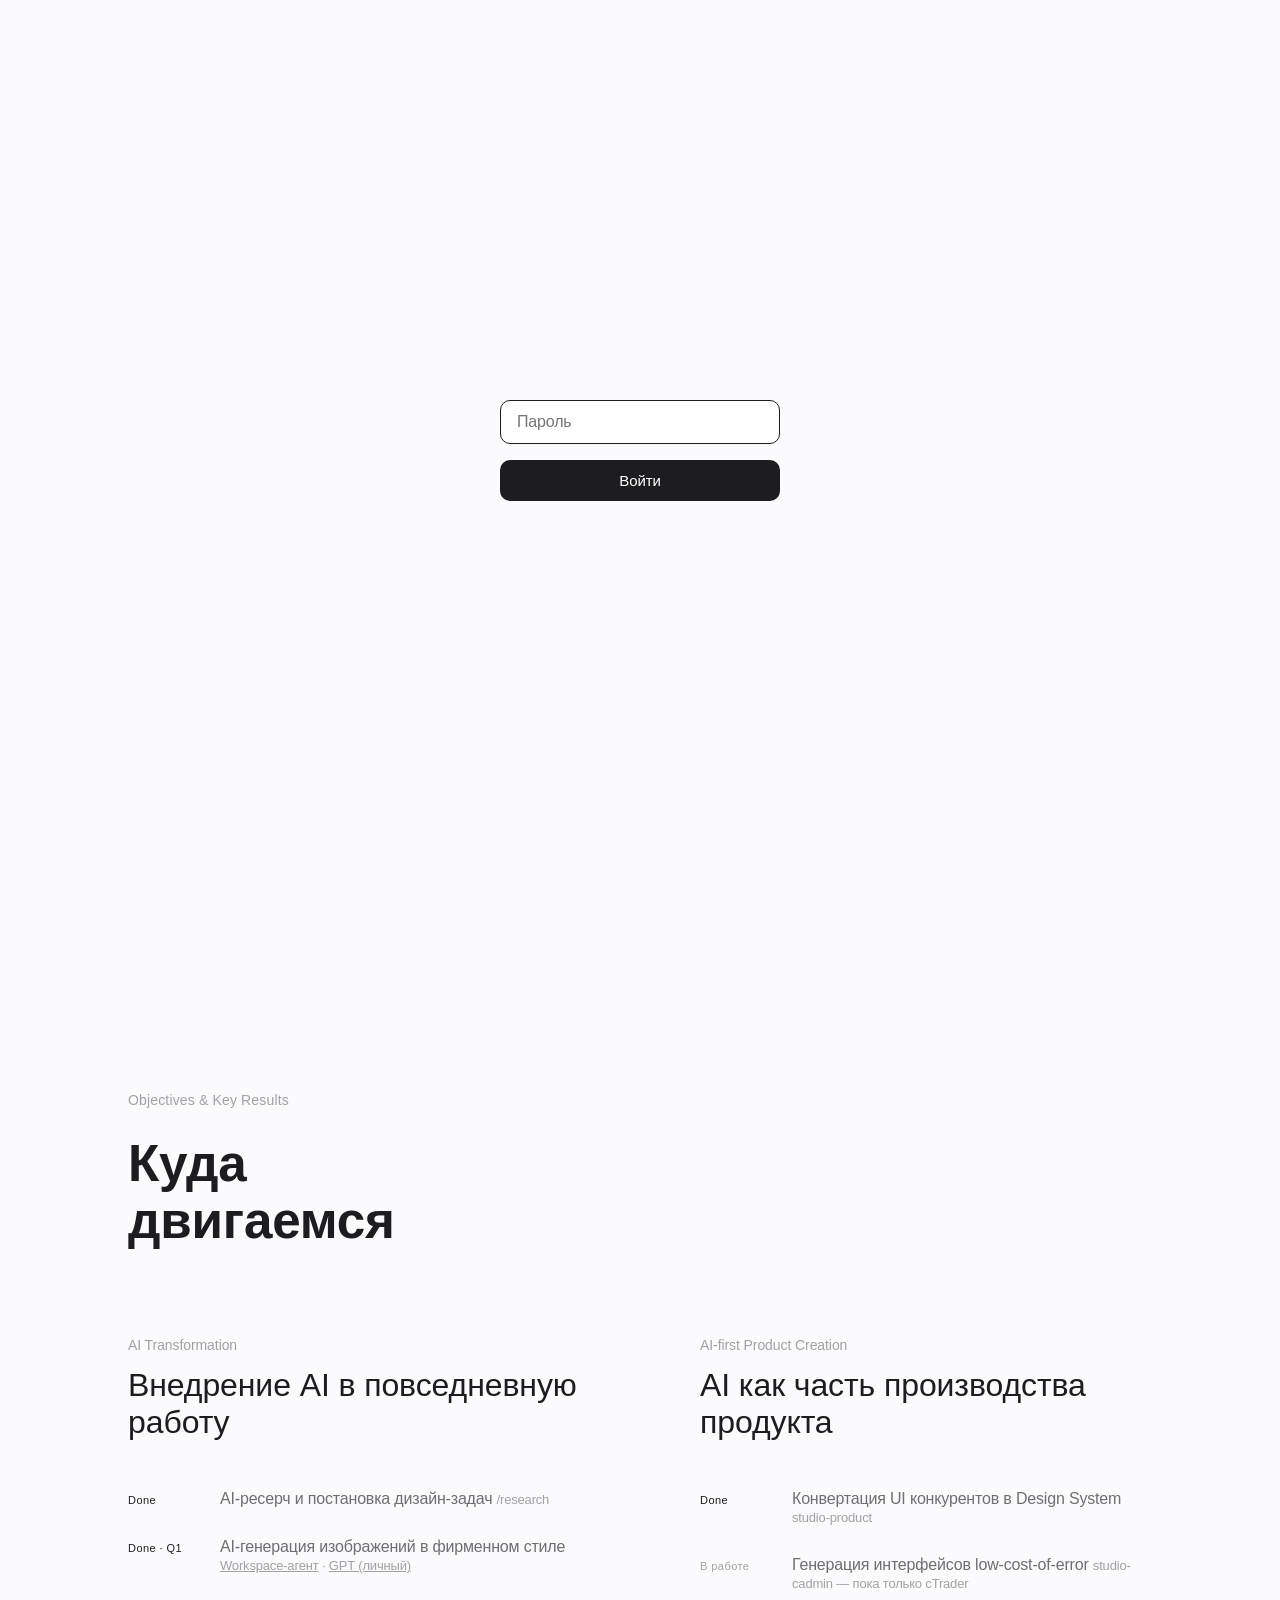
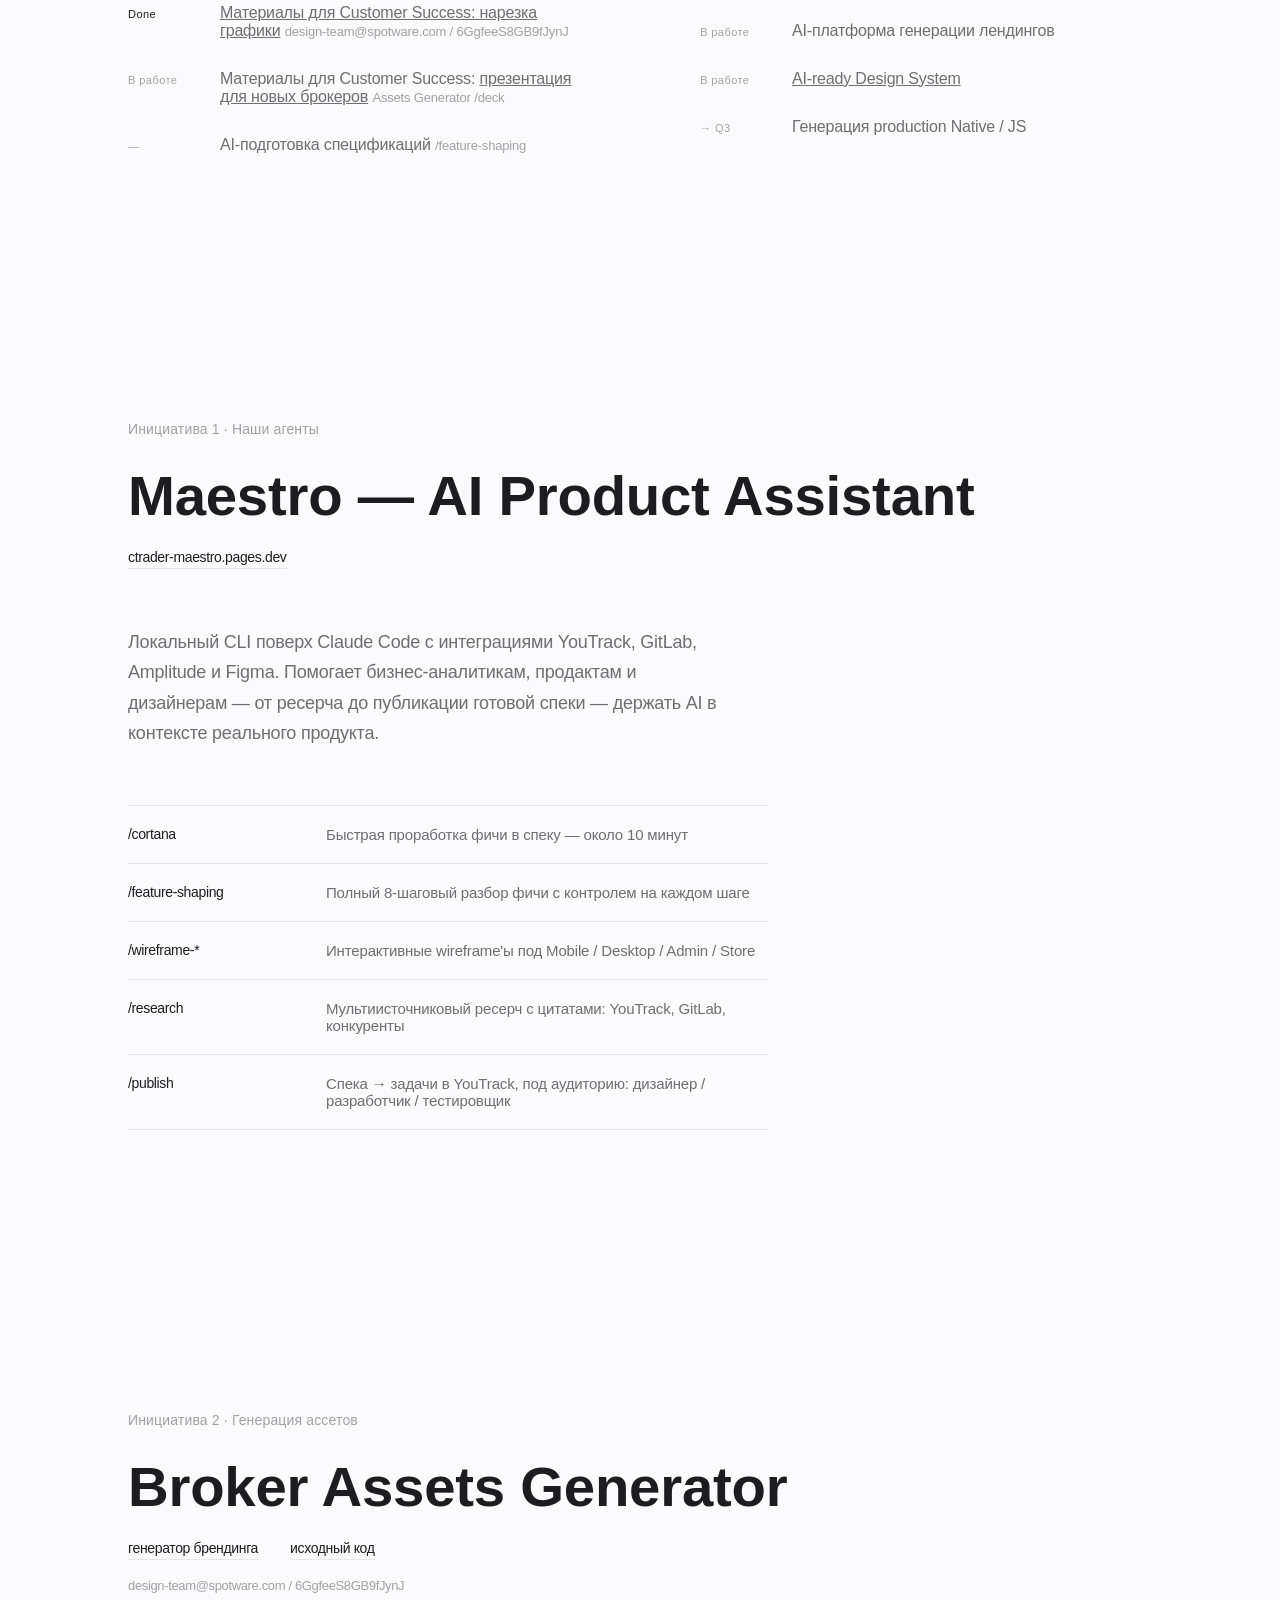
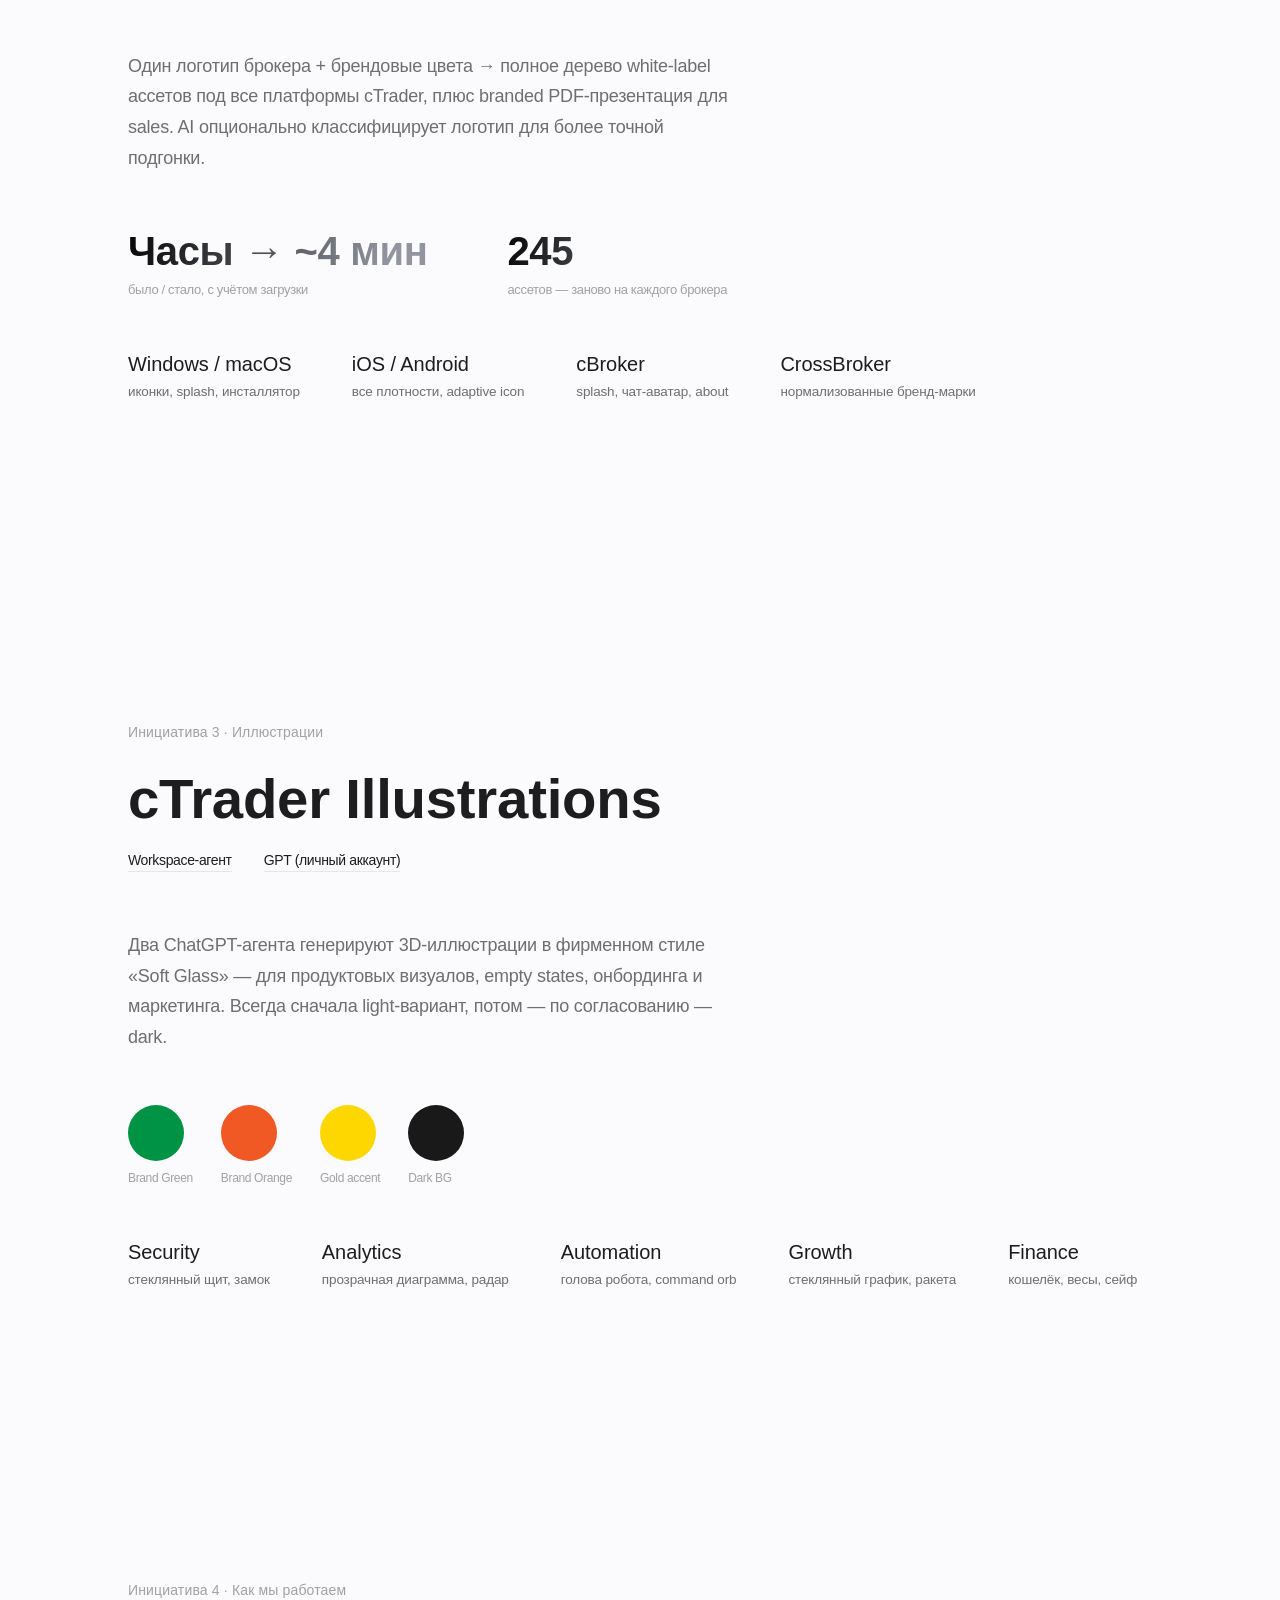
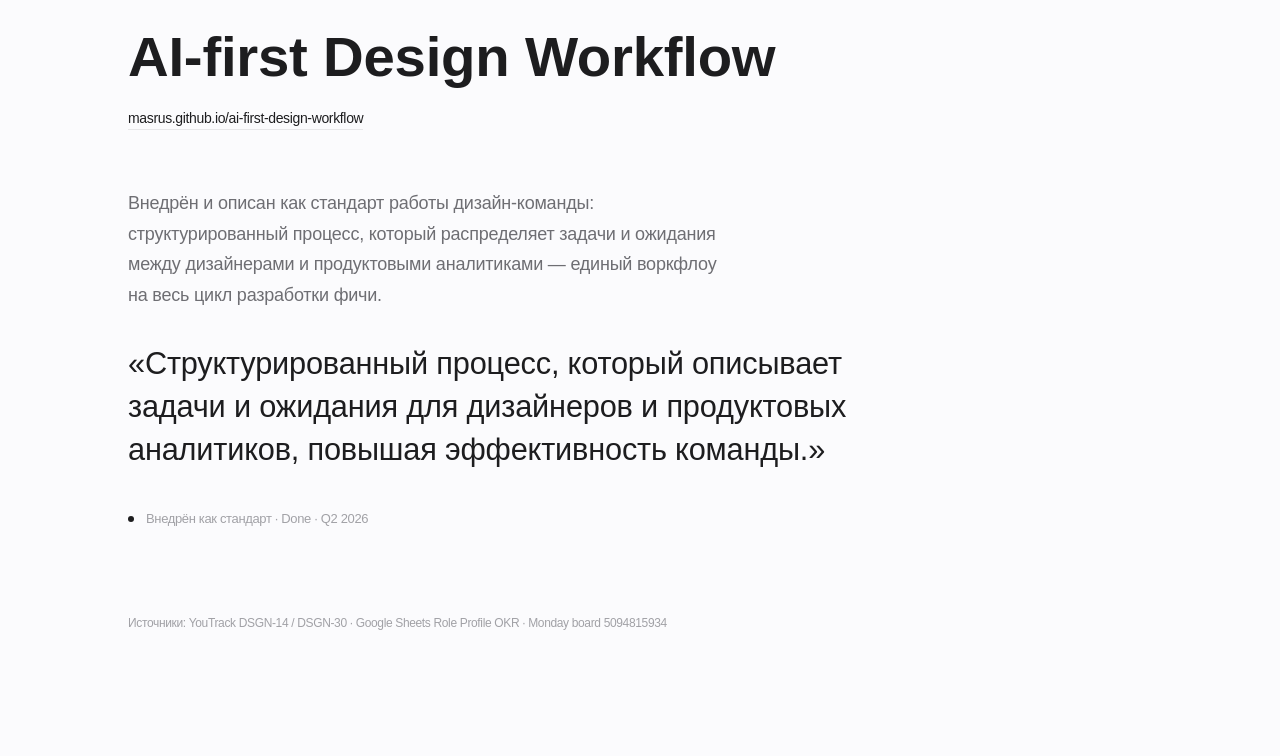
<file: index.html>
<!DOCTYPE html>
<html lang="ru">
<head>
<meta charset="UTF-8">
<meta name="viewport" content="width=device-width, initial-scale=1.0">
<title>AI в Design Team — Spotware</title>
<link rel="preconnect" href="https://fonts.googleapis.com">
<meta name="color-scheme" content="light">
<style>
  :root{
    --bg:#fbfbfd;
    --text:#1d1d1f;
    --text-dim:#6e6e73;
    --text-faint:#a1a1a6;
    --hair: rgba(0,0,0,0.08);
    --accent:#009345;
  }
  *{box-sizing:border-box; margin:0; padding:0;}
  html{scroll-behavior:smooth;}
  body{
    background:var(--bg);
    color:var(--text);
    font-family:-apple-system, BlinkMacSystemFont, 'SF Pro Text', 'Helvetica Neue', Helvetica, Arial, sans-serif;
    font-weight:400;
    letter-spacing:-0.022em;
  }
  section{
    min-height:100vh;
    width:100%;
    padding:14vh 10vw;
    display:flex;
    flex-direction:column;
    justify-content:center;
  }

  .navdots{
    position:fixed; right:34px; top:50%; transform:translateY(-50%);
    display:flex; flex-direction:column; gap:20px; z-index:50;
  }
  .navdots a{
    width:6px; height:6px; border-radius:50%;
    background:rgba(0,0,0,0.15);
    display:block; transition: all .4s ease;
  }
  .navdots a.active{ background:var(--text); transform:scale(1.6); }

  .eyebrow{
    font-weight:500;
    font-size:14px;
    letter-spacing:0.011em;
    color:var(--text-faint);
    margin-bottom:28px;
  }

  h1, h2, .serif{ font-family:-apple-system, BlinkMacSystemFont, 'SF Pro Display', 'Helvetica Neue', Helvetica, Arial, sans-serif; }

  /* ---------- HERO ---------- */
  #hero h1{
    font-weight:600; font-size:clamp(46px, 6.2vw, 104px);
    line-height:1.07;
    letter-spacing:-0.005em;
    max-width:15ch;
    background:linear-gradient(102deg, #000 -3.4%, #9295A0 86.63%);
    -webkit-background-clip:text;
    background-clip:text;
    -webkit-text-fill-color:transparent;
    color:transparent;
  }
  #hero p.lede{
    font-size:20px; font-weight:400; letter-spacing:-0.012em;
    color:var(--text-dim);
    max-width:560px;
    margin-top:36px;
    line-height:1.65;
  }
  .hero-stats{ display:flex; gap:72px; margin-top:100px; flex-wrap:wrap; }
  .hero-stat .num{
    font-size:56px; font-weight:600;
    background:linear-gradient(102deg, #000 -3.4%, #9295A0 86.63%);
    -webkit-background-clip:text; background-clip:text;
    -webkit-text-fill-color:transparent; color:transparent;
  }
  .hero-stat .lbl{ font-size:13px; color:var(--text-faint); margin-top:10px; max-width:16ch; line-height:1.4; }

  h2.section-title{
    font-weight:600; font-size:clamp(34px,4vw,58px);
    letter-spacing:-0.004em; line-height:1.1;
    color:var(--text);
    max-width:14ch;
  }

  /* ---------- OKR ---------- */
  .okr-block{ margin-top:88px; }
  .okr-pair{ display:flex; gap:120px; flex-wrap:wrap; }
  .okr-col{ flex:1; min-width:280px; }
  .okr-col .okr-label{ font-size:14px; color:var(--text-faint); letter-spacing:-0.006em; margin-bottom:14px; }
  .okr-col h3{ font-weight:500; font-size:32px; letter-spacing:-0.003em; line-height:1.15; margin-bottom:34px; }
  .kr-line{ padding:15px 0; font-size:16px; font-weight:400; letter-spacing:-0.011em; color:var(--text-dim); display:flex; gap:14px; align-items:baseline; }
  .kr-line .mark{ font-size:11px; color:var(--text-faint); min-width:78px; letter-spacing:0.04em; }
  .kr-line.done .mark{ color:var(--text); }
  .kr-line a{ color:inherit; }
  .kr-line .skill{ color:var(--text-faint); font-size:13px; }

  /* ---------- PRODUCT SECTIONS ---------- */
  .product-head{ margin-bottom:30px; }
  .product-head h2{ font-weight:600; font-size:clamp(36px,4.4vw,60px); letter-spacing:-0.004em; line-height:1.1; }
  .product-links{ margin-top:22px; display:flex; gap:32px; flex-wrap:wrap; }
  .product-links a{ font-size:14px; color:var(--text); text-decoration:none; border-bottom:1px solid var(--hair); padding-bottom:3px; }
  .product-links a:hover{ border-color:var(--text); }
  .product-desc{ max-width:600px; color:var(--text-dim); font-size:18px; font-weight:400; letter-spacing:-0.012em; line-height:1.7; margin-top:28px; }
  .creds{ margin-top:18px; font-size:13px; color:var(--text-faint); }

  .simple-list{ margin-top:56px; max-width:640px; }
  .simple-list .row{ padding:20px 0; border-top:1px solid var(--hair); display:flex; gap:28px; }
  .simple-list .row:last-child{ border-bottom:1px solid var(--hair); }
  .simple-list .k{ font-size:14px; color:var(--text); min-width:170px; }
  .simple-list .v{ font-size:15px; color:var(--text-dim); font-weight:400; letter-spacing:-0.011em; }

  .stat-row{ display:flex; gap:80px; margin-top:56px; flex-wrap:wrap; }
  .stat-row .s{ }
  .stat-row .s .n{
    font-size:40px; font-weight:600;
    background:linear-gradient(102deg, #000 -3.4%, #9295A0 86.63%);
    -webkit-background-clip:text; background-clip:text;
    -webkit-text-fill-color:transparent; color:transparent;
  }
  .stat-row .s .l{ font-size:13px; color:var(--text-faint); margin-top:8px; }

  .plain-grid{ display:flex; gap:52px; margin-top:56px; flex-wrap:wrap; }
  .plain-grid .item{ max-width:200px; }
  .plain-grid .item b{ display:block; font-size:20px; font-weight:500; letter-spacing:-0.003em; margin-bottom:6px; }
  .plain-grid .item span{ font-size:13.5px; color:var(--text-dim); font-weight:400; letter-spacing:-0.01em; }

  .palette-row{ display:flex; gap:28px; margin-top:52px; flex-wrap:wrap; }
  .swatch .fill{ width:56px; height:56px; border-radius:50%; }
  .swatch .lbl{ font-size:12px; color:var(--text-faint); margin-top:10px; }

  #workflow .quote{
    font-weight:400; letter-spacing:-0.006em;
    font-size:clamp(24px,2.4vw,32px); color:var(--text); max-width:740px; line-height:1.4; margin-top:32px;
  }
  .status-line{ display:flex; align-items:center; gap:12px; margin-top:40px; font-size:13px; color:var(--text-faint); }
  .status-line .dot{ width:6px; height:6px; border-radius:50%; background:var(--text); }

  #roadmap .rm-list{ margin-top:52px; max-width:640px; }
  .rm-item{ padding:18px 0; border-top:1px solid var(--hair); font-size:16px; font-weight:400; letter-spacing:-0.011em; color:var(--text-dim); }
  .rm-item:last-child{ border-bottom:1px solid var(--hair); }
  .rm-item a{ color:inherit; }

  .footer-note{ margin-top:90px; font-size:12px; color:var(--text-faint); }

  .reveal{ opacity:0; transform:translateY(14px); transition:opacity .8s ease, transform .8s ease; }
  .reveal.in{ opacity:1; transform:translateY(0); }

  /* ---------- PASSWORD GATE ---------- */
  #gate{
    position:fixed; inset:0; background:var(--bg); z-index:1000;
    display:flex; align-items:center; justify-content:center;
  }
  #gate form{ display:flex; flex-direction:column; gap:16px; width:280px; }
  #gate input{
    font-family:inherit; font-size:16px; letter-spacing:-0.011em;
    padding:12px 16px; border:1px solid var(--hair); border-radius:10px;
    background:#fff; color:var(--text); outline:none;
  }
  #gate input:focus{ border-color:var(--text); }
  #gate button{
    font-family:inherit; font-size:15px; font-weight:500; letter-spacing:-0.006em;
    padding:12px 16px; border:none; border-radius:10px;
    background:var(--text); color:#fff; cursor:pointer;
  }
  #gate .err{ font-size:13px; color:#c0392b; letter-spacing:-0.01em; display:none; }

  /* ---------- VIEW TOGGLE ---------- */
  .view-toggle{
    position:fixed; top:24px; left:50%; transform:translateX(-50%);
    z-index:100; display:flex; gap:2px;
    background:rgba(255,255,255,0.7); backdrop-filter:blur(20px);
    border:1px solid var(--hair); border-radius:100px; padding:4px;
  }
  .view-toggle button{
    font-family:inherit; font-size:13px; font-weight:500; letter-spacing:-0.006em;
    padding:7px 18px; border-radius:100px; border:none; background:transparent;
    color:var(--text-faint); cursor:pointer; transition:all .25s ease;
  }
  .view-toggle button.active{ background:var(--text); color:#fff; }

  #view-projects{ display:none; }
  #view-projects section{ min-height:auto; padding:16vh 10vw 10vh; }
  .proj-list{ max-width:820px; }
  .proj-item{ padding:32px 0; border-top:1px solid var(--hair); }
  .proj-item:last-child{ border-bottom:1px solid var(--hair); }
  .proj-status{ font-size:12px; color:var(--text-faint); letter-spacing:0.01em; margin-bottom:8px; }
  .proj-name{ font-size:23px; font-weight:600; letter-spacing:-0.004em; }
  .proj-name a{ color:var(--text); text-decoration:none; border-bottom:1px solid var(--hair); }
  .proj-name a:hover{ border-color:var(--text); }
  .proj-desc{ font-size:15px; color:var(--text-dim); letter-spacing:-0.011em; margin-top:8px; max-width:600px; line-height:1.55; }
  .proj-tag{ font-size:13px; color:var(--text); margin-top:12px; padding:8px 12px; background:var(--hair); border-radius:8px; display:inline-block; }
  .proj-tag a{ color:var(--text); text-decoration:underline; text-decoration-color:var(--text-faint); }
</style>
</head>
<body>

<div id="gate">
  <form id="gate-form">
    <input type="password" id="gate-input" placeholder="Пароль" autocomplete="off" autofocus>
    <div class="err" id="gate-err">Неверный пароль</div>
    <button type="submit">Войти</button>
  </form>
</div>

<div class="view-toggle">
  <button id="btn-landing" class="active">Лендинг</button>
  <button id="btn-projects">Проекты</button>
</div>

<div id="view-landing">
<div class="navdots" id="navdots">
  <a href="#hero" class="active"></a>
  <a href="#okr"></a>
  <a href="#maestro"></a>
  <a href="#assets"></a>
  <a href="#illustr"></a>
  <a href="#workflow"></a>
</div>

<section id="hero">
  <div class="eyebrow reveal">Design Team · Q2 2026</div>
  <h1 class="reveal">AI, который мы сделали и настроили</h1>
  <p class="lede reveal">Два OKR, четыре работающих инициативы и понятный роадмап того, что дальше — обзор того, где AI уже часть повседневного пайплайна дизайн-команды cTrader, а не эксперимент.</p>
  <div class="hero-stats reveal">
    <div class="hero-stat"><div class="num">4</div><div class="lbl">инициативы работают</div></div>
    <div class="hero-stat"><div class="num">4 / 11</div><div class="lbl">key results выполнено</div></div>
    <div class="hero-stat"><div class="num">245</div><div class="lbl">ассетов — на каждого нового брокера, автоматически</div></div>
  </div>
</section>

<section id="okr">
  <div class="eyebrow reveal">Objectives &amp; Key Results</div>
  <h2 class="section-title reveal">Куда двигаемся</h2>
  <div class="okr-block reveal">
    <div class="okr-pair">
      <div class="okr-col">
        <div class="okr-label">AI Transformation</div>
        <h3>Внедрение AI в повседневную работу</h3>
        <div class="kr-line done"><div class="mark">Done</div><div>AI-ресерч и постановка дизайн-задач <span class="skill">/research</span></div></div>
        <div class="kr-line done"><div class="mark">Done · Q1</div><div>AI-генерация изображений в фирменном стиле <span class="skill"><a href="https://chatgpt.com/agents/a/agt_69faf78b0b4481919b91fc494cc7032d" target="_blank" style="color:inherit;">Workspace-агент</a> · <a href="https://chatgpt.com/g/g-69f2fef054088191be660b04f8998dbb-sw-art-director" target="_blank" style="color:inherit;">GPT (личный)</a></span></div></div>
        <div class="kr-line done"><div class="mark">Done</div><div><a href="https://assets-generator-prod.swdesign.workers.dev/login" target="_blank">Материалы для Customer Success: нарезка графики</a> <span class="skill">design-team@spotware.com / 6GgfeeS8GB9fJynJ</span></div></div>
        <div class="kr-line"><div class="mark">В работе</div><div>Материалы для Customer Success: <a href="https://assets-generator-prod.swdesign.workers.dev/login" target="_blank">презентация для новых брокеров</a> <span class="skill">Assets Generator /deck</span></div></div>
        <div class="kr-line"><div class="mark">—</div><div>AI-подготовка спецификаций <span class="skill">/feature-shaping</span></div></div>
      </div>
      <div class="okr-col">
        <div class="okr-label">AI-first Product Creation</div>
        <h3>AI как часть производства продукта</h3>
        <div class="kr-line done"><div class="mark">Done</div><div>Конвертация UI конкурентов в Design System <span class="skill">studio-product</span></div></div>
        <div class="kr-line"><div class="mark">В работе</div><div>Генерация интерфейсов low-cost-of-error <span class="skill">studio-cadmin — пока только cTrader</span></div></div>
        <div class="kr-line"><div class="mark">В работе</div><div>AI-платформа генерации лендингов</div></div>
        <div class="kr-line"><div class="mark">В работе</div><div><a href="https://ctdsgn.pages.dev/#/figma-make" target="_blank">AI-ready Design System</a></div></div>
        <div class="kr-line"><div class="mark">→ Q3</div><div>Генерация production Native / JS</div></div>
      </div>
    </div>
  </div>
</section>

<section id="maestro">
  <div class="eyebrow reveal">Инициатива 1 · Наши агенты</div>
  <div class="product-head reveal">
    <h2>Maestro — AI Product Assistant</h2>
    <div class="product-links">
      <a href="https://ctrader-maestro.pages.dev/" target="_blank">ctrader-maestro.pages.dev</a>
    </div>
  </div>
  <p class="product-desc reveal">Локальный CLI поверх Claude Code с интеграциями YouTrack, GitLab, Amplitude и Figma. Помогает бизнес-аналитикам, продактам и дизайнерам — от ресерча до публикации готовой спеки — держать AI в контексте реального продукта.</p>
  <div class="simple-list reveal">
    <div class="row"><div class="k">/cortana</div><div class="v">Быстрая проработка фичи в спеку — около 10 минут</div></div>
    <div class="row"><div class="k">/feature-shaping</div><div class="v">Полный 8-шаговый разбор фичи с контролем на каждом шаге</div></div>
    <div class="row"><div class="k">/wireframe-*</div><div class="v">Интерактивные wireframe'ы под Mobile / Desktop / Admin / Store</div></div>
    <div class="row"><div class="k">/research</div><div class="v">Мультиисточниковый ресерч с цитатами: YouTrack, GitLab, конкуренты</div></div>
    <div class="row"><div class="k">/publish</div><div class="v">Спека → задачи в YouTrack, под аудиторию: дизайнер / разработчик / тестировщик</div></div>
  </div>
</section>

<section id="assets">
  <div class="eyebrow reveal">Инициатива 2 · Генерация ассетов</div>
  <div class="product-head reveal">
    <h2>Broker Assets Generator</h2>
    <div class="product-links">
      <a href="https://assets-generator-prod.swdesign.workers.dev/login" target="_blank">генератор брендинга</a>
      <a href="https://gitea.dev.spotwa.re/robukh/assets-generator" target="_blank">исходный код</a>
    </div>
    <div class="creds">design-team@spotware.com / 6GgfeeS8GB9fJynJ</div>
  </div>
  <p class="product-desc reveal">Один логотип брокера + брендовые цвета → полное дерево white-label ассетов под все платформы cTrader, плюс branded PDF-презентация для sales. AI опционально классифицирует логотип для более точной подгонки.</p>
  <div class="stat-row reveal">
    <div class="s"><div class="n">Часы → ~4 мин</div><div class="l">было / стало, с учётом загрузки</div></div>
    <div class="s"><div class="n">245</div><div class="l">ассетов — заново на каждого брокера</div></div>
  </div>
  <div class="plain-grid reveal">
    <div class="item"><b>Windows / macOS</b><span>иконки, splash, инсталлятор</span></div>
    <div class="item"><b>iOS / Android</b><span>все плотности, adaptive icon</span></div>
    <div class="item"><b>cBroker</b><span>splash, чат-аватар, about</span></div>
    <div class="item"><b>CrossBroker</b><span>нормализованные бренд-марки</span></div>
  </div>
</section>

<section id="illustr">
  <div class="eyebrow reveal">Инициатива 3 · Иллюстрации</div>
  <div class="product-head reveal">
    <h2>cTrader Illustrations</h2>
    <div class="product-links">
      <a href="https://chatgpt.com/agents/a/agt_69faf78b0b4481919b91fc494cc7032d" target="_blank">Workspace-агент</a>
      <a href="https://chatgpt.com/g/g-69f2fef054088191be660b04f8998dbb-sw-art-director" target="_blank">GPT (личный аккаунт)</a>
    </div>
  </div>
  <p class="product-desc reveal">Два ChatGPT-агента генерируют 3D-иллюстрации в фирменном стиле «Soft Glass» — для продуктовых визуалов, empty states, онбординга и маркетинга. Всегда сначала light-вариант, потом — по согласованию — dark.</p>
  <div class="palette-row reveal">
    <div class="swatch"><div class="fill" style="background:#009345"></div><div class="lbl">Brand Green</div></div>
    <div class="swatch"><div class="fill" style="background:#f05824"></div><div class="lbl">Brand Orange</div></div>
    <div class="swatch"><div class="fill" style="background:#FFD700"></div><div class="lbl">Gold accent</div></div>
    <div class="swatch"><div class="fill" style="background:#191919"></div><div class="lbl">Dark BG</div></div>
  </div>
  <div class="plain-grid reveal">
    <div class="item"><b>Security</b><span>стеклянный щит, замок</span></div>
    <div class="item"><b>Analytics</b><span>прозрачная диаграмма, радар</span></div>
    <div class="item"><b>Automation</b><span>голова робота, command orb</span></div>
    <div class="item"><b>Growth</b><span>стеклянный график, ракета</span></div>
    <div class="item"><b>Finance</b><span>кошелёк, весы, сейф</span></div>
  </div>
</section>

<section id="workflow">
  <div class="eyebrow reveal">Инициатива 4 · Как мы работаем</div>
  <div class="product-head reveal">
    <h2>AI-first Design Workflow</h2>
    <div class="product-links">
      <a href="https://masrus.github.io/ai-first-design-workflow/" target="_blank">masrus.github.io/ai-first-design-workflow</a>
    </div>
  </div>
  <p class="product-desc reveal">Внедрён и описан как стандарт работы дизайн-команды: структурированный процесс, который распределяет задачи и ожидания между дизайнерами и продуктовыми аналитиками — единый воркфлоу на весь цикл разработки фичи.</p>
  <div class="quote reveal">«Структурированный процесс, который описывает задачи и ожидания для дизайнеров и продуктовых аналитиков, повышая эффективность команды.»</div>
  <div class="status-line reveal"><div class="dot"></div>Внедрён как стандарт · Done · Q2 2026</div>
  <div class="footer-note reveal">Источники: YouTrack DSGN-14 / DSGN-30 · Google Sheets Role Profile OKR · Monday board 5094815934</div>
</section>

</div><!-- /view-landing -->

<div id="view-projects">
<section>
  <div class="eyebrow">Проекты</div>
  <h2 class="section-title" style="margin-bottom:16px;">Все AI-инструменты в одном месте</h2>
  <p class="product-desc" style="margin-top:0;">Список того, что уже работает или в планах — со ссылками и доступами, чтобы не искать заново.</p>

  <div class="proj-list">
    <div class="proj-item">
      <div class="proj-status">Production</div>
      <div class="proj-name"><a href="https://ctrader-maestro.pages.dev/" target="_blank">Maestro — AI Product Assistant</a></div>
      <div class="proj-desc">CLI поверх Claude Code: ресерч → спецификация → wireframe → публикация в YouTrack. Команды: /cortana, /feature-shaping, /wireframe-*, /research, /publish.</div>
    </div>

    <div class="proj-item">
      <div class="proj-status">Production</div>
      <div class="proj-name"><a href="https://assets-generator-prod.swdesign.workers.dev/login" target="_blank">Broker Assets Generator</a></div>
      <div class="proj-desc">Логотип + цвета → 245 white-label ассетов на все платформы cTrader + branded PDF-презентация (/deck) для sales/онбординга новых брокеров.</div>
      <div class="proj-tag">design-team@spotware.com / 6GgfeeS8GB9fJynJ · <a href="https://gitea.dev.spotwa.re/robukh/assets-generator" target="_blank" style="color:inherit;">исходный код</a></div>
    </div>

    <div class="proj-item">
      <div class="proj-status">Production</div>
      <div class="proj-name">cTrader Illustrations</div>
      <div class="proj-desc">Два ChatGPT-агента, генерируют 3D-иллюстрации в стиле «Soft Glass» для продуктовых визуалов, empty states, онбординга.</div>
      <div class="proj-tag"><a href="https://chatgpt.com/agents/a/agt_69faf78b0b4481919b91fc494cc7032d" target="_blank" style="color:inherit;">Workspace-агент</a> · <a href="https://chatgpt.com/g/g-69f2fef054088191be660b04f8998dbb-sw-art-director" target="_blank" style="color:inherit;">GPT (личный аккаунт)</a></div>
    </div>

    <div class="proj-item">
      <div class="proj-status">Внедрён как стандарт</div>
      <div class="proj-name"><a href="https://masrus.github.io/ai-first-design-workflow/" target="_blank">AI-first Design Workflow</a></div>
      <div class="proj-desc">Структурированный процесс, который распределяет задачи и ожидания между дизайнерами и продуктовыми аналитиками на весь цикл разработки фичи.</div>
      <div class="proj-tag"><a href="https://masrus.github.io/ai-first-design-workflow/" target="_blank" style="color:inherit;">masrus.github.io/ai-first-design-workflow</a></div>
    </div>

    <div class="proj-item">
      <div class="proj-status">Done</div>
      <div class="proj-name">studio-product</div>
      <div class="proj-desc">Конвертация UI конкурентов в Spotware Design System с генерацией рабочего фронтенда.</div>
      <div class="proj-tag">/studio-product</div>
    </div>

    <div class="proj-item">
      <div class="proj-status">В работе</div>
      <div class="proj-name">Генерация интерфейсов для cAdmin</div>
      <div class="proj-desc">Генерация интерфейсов для продуктов с низкой стоимостью UX/UI-ошибки. Пока стабильно работает только для одного продукта — cTrader.</div>
      <div class="proj-tag">/studio-cadmin</div>
    </div>

    <div class="proj-item">
      <div class="proj-status">В планах, инструмент ещё не готов</div>
      <div class="proj-name">AI-платформа генерации лендингов</div>
      <div class="proj-desc">Пока без выбранного инструмента.</div>
    </div>

    <div class="proj-item">
      <div class="proj-status">В планах</div>
      <div class="proj-name">AI-генерация production Native / production-ready JS</div>
      <div class="proj-desc">Перенесено на Q3, инструмент ещё не определён.</div>
    </div>
  </div>
</section>
</div><!-- /view-projects -->



<script>
  const revealEls = document.querySelectorAll('.reveal');
  const io = new IntersectionObserver((entries)=>{
    entries.forEach(e=>{ if(e.isIntersecting){ e.target.classList.add('in'); } });
  }, {threshold:0.12});
  revealEls.forEach(el=>io.observe(el));

  const sections = document.querySelectorAll('section[id]');
  const dots = document.querySelectorAll('.navdots a');
  const navObserver = new IntersectionObserver((entries)=>{
    entries.forEach(entry=>{
      if(entry.isIntersecting){
        dots.forEach(d=>d.classList.remove('active'));
        const match = document.querySelector('.navdots a[href="#'+entry.target.id+'"]');
        if(match) match.classList.add('active');
      }
    });
  }, {threshold:0.5});
  sections.forEach(s=>navObserver.observe(s));

  const btnLanding = document.getElementById('btn-landing');
  const btnProjects = document.getElementById('btn-projects');
  const viewLanding = document.getElementById('view-landing');
  const viewProjects = document.getElementById('view-projects');
  const navdots = document.getElementById('navdots');

  btnLanding.addEventListener('click', ()=>{
    viewLanding.style.display = 'block';
    viewProjects.style.display = 'none';
    if(navdots) navdots.style.display = 'flex';
    btnLanding.classList.add('active');
    btnProjects.classList.remove('active');
  });
  btnProjects.addEventListener('click', ()=>{
    viewLanding.style.display = 'none';
    viewProjects.style.display = 'block';
    if(navdots) navdots.style.display = 'none';
    btnProjects.classList.add('active');
    btnLanding.classList.remove('active');
  });

  const gate = document.getElementById('gate');
  const gateForm = document.getElementById('gate-form');
  const gateInput = document.getElementById('gate-input');
  const gateErr = document.getElementById('gate-err');
  const PASSWORD = 'Spotware';

  if(sessionStorage.getItem('gate-ok') === '1'){ gate.style.display = 'none'; }

  gateForm.addEventListener('submit', (e)=>{
    e.preventDefault();
    if(gateInput.value === PASSWORD){
      sessionStorage.setItem('gate-ok', '1');
      gate.style.display = 'none';
    } else {
      gateErr.style.display = 'block';
      gateInput.value = '';
    }
  });
</script>

</body>
</html>
</file>
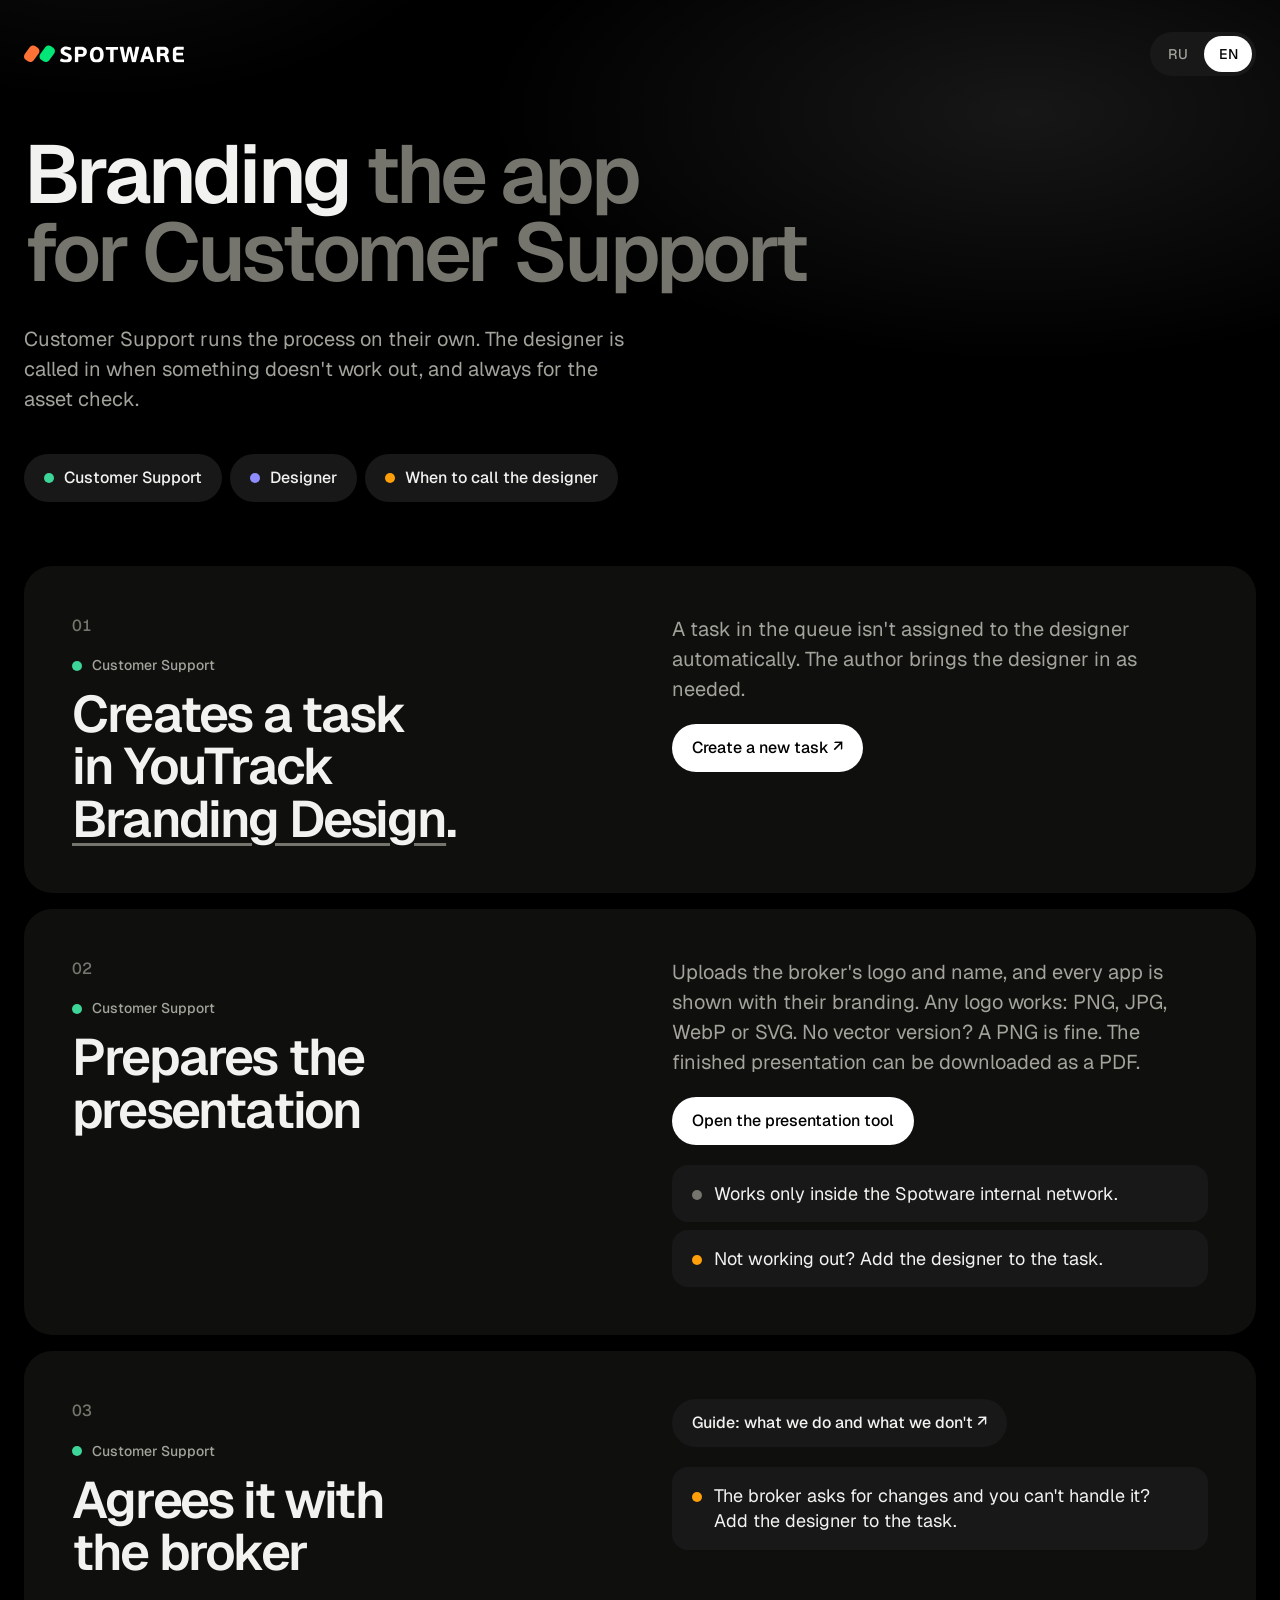
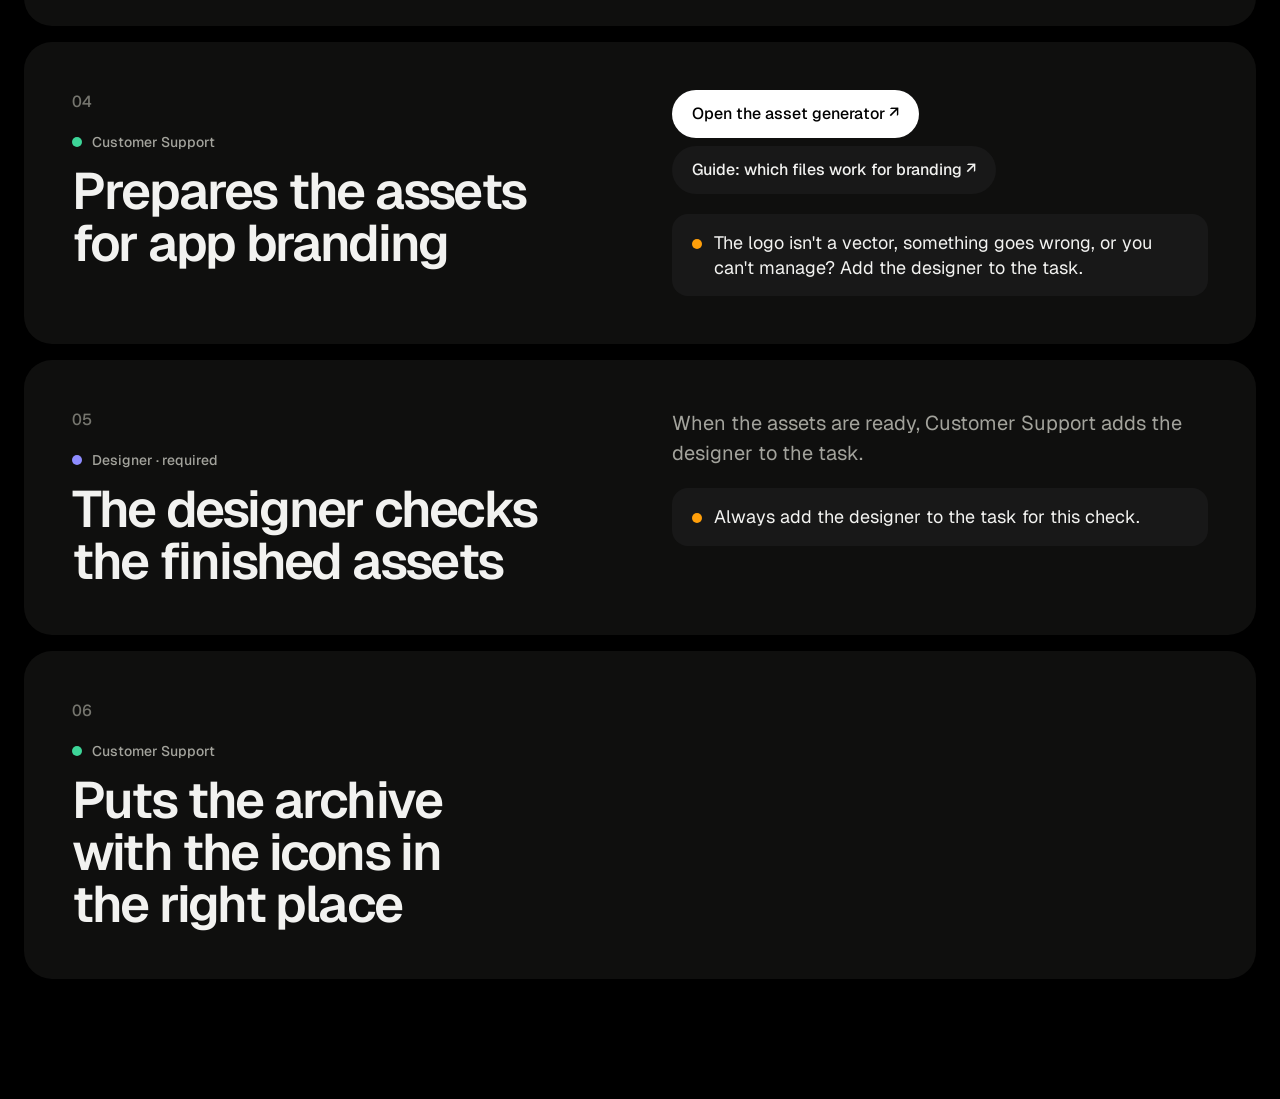
<file: branding-sop/index.html>
<!doctype html><html lang="ru"><head><meta charset="utf-8"><meta name="viewport" content="width=device-width, initial-scale=1, viewport-fit=cover"><style>:root{color-scheme:light}body{margin:0}[hidden]{display:none!important}</style></head><body><title>SOP брендирования cTrader</title>
<meta name="claude:viewport-fit-sides" content="cover">
<link rel="preconnect" href="https://fonts.googleapis.com">
<link rel="preconnect" href="https://fonts.gstatic.com" crossorigin>
<link rel="stylesheet" href="https://fonts.googleapis.com/css2?family=Geist:wght@400;500;600;700&display=swap">
<style>
/* Layout: стиль страницы презентации. Чёрный фон, крупный плотный заголовок, по карточке на шаг: слева номер и название, справа действия и условия вызова дизайнера. */
:root {
  --bg: #000000;
  --surface: #0F0F0E;
  --surface-2: #181818;
  --surface-3: #232321;
  --ink: #F2F2F0;
  --ink-2: #A3A39C;
  --ink-3: #75756E;
  --paper: #FFFFFF;
  --on-paper: #000000;
  --designer: #8E8CFF;
  --support: #3DD598;
  --decision: #FF9F0A;
  --r-lg: 28px;
  --r-md: 16px;
  --gutter: 24px;
  --font: "Geist", system-ui, -apple-system, "Segoe UI", sans-serif;
  color-scheme: dark;
}
* { box-sizing: border-box; }
html { scroll-behavior: smooth; }
body {
  margin: 0;
  background: var(--bg); color: var(--ink);
  font: 400 16px/1.5 var(--font);
  -webkit-font-smoothing: antialiased;
  overflow-x: hidden;
  padding-left: max(var(--gutter), env(safe-area-inset-left, 0px));
  padding-right: max(var(--gutter), env(safe-area-inset-right, 0px));
}
h1, h2, p { margin: 0; }
.wrap { max-width: 1440px; margin: 0 auto; }

/* hero */
.hero { position: relative; padding-block: 136px 64px; }
.hero::before {
  content: ""; position: absolute; inset: -80px calc(-1 * var(--gutter)) 0; z-index: -1; pointer-events: none;
  background:
    radial-gradient(60% 55% at 80% 30%, rgba(255,255,255,.09), transparent 70%),
    radial-gradient(40% 40% at 8% 0%, rgba(255,255,255,.05), transparent 70%);
}
.eyebrow { display: block; font-size: 16px; font-weight: 500; color: var(--ink-3); margin-bottom: 24px; }
h1 { font-weight: 600; letter-spacing: -.045em; line-height: .95; font-size: clamp(40px, 6.4vw, 112px); overflow-wrap: anywhere; }
h1 .dim { color: var(--ink-3); }
h1 .l2 { display: block; }
.lead { margin-top: 32px; max-width: 620px; font-size: 20px; line-height: 1.5; color: var(--ink-2); }
.legend { display: flex; flex-wrap: wrap; gap: 8px; margin: 40px 0 0; padding: 0; list-style: none; }
.legend li { display: inline-flex; align-items: center; gap: 10px; height: 48px; padding: 0 20px; border-radius: 999px; background: var(--surface-2); font-weight: 500; }

.brand { position: absolute; top: 45px; left: 0; display: block; line-height: 0; }
.brand img { display: block; height: 18px; width: auto; }
.brand:focus-visible { outline: 3px solid var(--ink); outline-offset: 4px; border-radius: 4px; }
.lang { position: absolute; top: 32px; right: 0; display: inline-flex; gap: 2px; padding: 4px; border-radius: 999px; background: var(--surface-2); }
.lang button { appearance: none; -webkit-appearance: none; border: 0; font: 500 14px var(--font); height: 36px; min-width: 48px; padding: 0 14px; border-radius: 999px; background: transparent; color: var(--ink-2); cursor: pointer; }
.lang button:hover { color: var(--ink); }
.lang button[aria-pressed="true"] { background: var(--paper); color: var(--on-paper); }
.lang button:focus-visible { outline: 3px solid var(--ink); outline-offset: 2px; }

.dot { width: 10px; height: 10px; border-radius: 50%; flex: none; background: var(--ink-3); }
.dot.s { background: var(--support); }
.dot.d { background: var(--designer); }
.dot.q { background: var(--decision); }

/* steps */
.steps { display: flex; flex-direction: column; gap: 16px; padding-bottom: 120px; }
.step {
  display: grid; grid-template-columns: minmax(0, 1fr) minmax(0, 1fr); gap: 32px 64px; align-items: start;
  background: var(--surface); border-radius: var(--r-lg); padding: clamp(24px, 4vw, 48px);
}
.num { display: block; font-size: 16px; font-weight: 500; color: var(--ink-3); font-variant-numeric: tabular-nums; margin-bottom: 16px; }
.who { display: inline-flex; align-items: center; gap: 10px; font-size: 14px; font-weight: 500; color: var(--ink-2); margin-bottom: 12px; }
.step h2 { font-size: clamp(30px, 4vw, 56px); line-height: 1.02; letter-spacing: -.035em; font-weight: 600; text-wrap: balance; }
.step h2 a { color: inherit; text-decoration: underline; text-decoration-thickness: 3px; text-underline-offset: 6px; text-decoration-color: var(--ink-3); }
.step h2 a:hover { text-decoration-color: var(--ink); }
.body { display: flex; flex-direction: column; gap: 20px; min-width: 0; }
.body p { font-size: 20px; line-height: 1.5; color: var(--ink-2); max-width: 560px; }
.actions { display: flex; flex-wrap: wrap; gap: 8px; }
.btn {
  display: inline-flex; align-items: center; gap: 8px; min-height: 48px; padding: 8px 20px; border-radius: 999px;
  background: var(--surface-2); color: var(--ink); text-decoration: none; font-weight: 500; font-size: 16px;
  transition: background .15s;
}
.btn:hover { background: var(--surface-3); }
.btn.primary { background: var(--paper); color: var(--on-paper); }
.btn.primary:hover { background: #E2E2DE; }
.btn:focus-visible, .step h2 a:focus-visible, .back:focus-visible { outline: 3px solid var(--ink); outline-offset: 3px; }
.notes { display: flex; flex-direction: column; gap: 8px; }
.note { background: var(--surface-2); border-radius: var(--r-md); padding: 16px 20px; display: flex; align-items: flex-start; gap: 12px; }
.note .dot { margin-top: 9px; }
.note span { font-size: 18px; line-height: 1.4; color: var(--ink); }

/* presentation view */
.pres { position: fixed; inset: 0; display: flex; flex-direction: column; background: var(--bg); z-index: 20; }
.pres-bar { flex: none; display: flex; align-items: center; min-height: 64px; padding-top: env(safe-area-inset-top, 0px); padding-left: max(16px, env(safe-area-inset-left, 0px)); padding-right: max(16px, env(safe-area-inset-right, 0px)); }
.back { display: inline-flex; align-items: center; height: 40px; padding: 0 16px; border-radius: 999px; background: var(--surface-2); color: var(--ink); text-decoration: none; font-weight: 500; }
.back:hover { background: var(--surface-3); }
.pres iframe { flex: 1; width: 100%; border: 0; background: var(--bg); padding-bottom: env(safe-area-inset-bottom, 0px); }

@media (max-width: 900px) {
  .hero { padding-block: 120px 48px; }
  .lang { top: 24px; }
  .brand { top: 37px; }
  .brand img { height: 16px; }
  .lead, .body p { font-size: 18px; }
  .step { grid-template-columns: minmax(0, 1fr); gap: 24px; }
}
@media (max-width: 640px) {
  :root { --gutter: 16px; --r-lg: 20px; }
  .steps { padding-bottom: 72px; }
}
@media (prefers-reduced-motion: reduce) {
  html { scroll-behavior: auto; }
  .btn, .back { transition: none; }
}
</style>

<div id="scheme">
  <div class="wrap">
    <header class="hero">
      <div class="lang" role="group" aria-label="Язык">
        <button type="button" data-lang="ru" aria-pressed="true">RU</button>
        <button type="button" data-lang="en" aria-pressed="false">EN</button>
      </div>
      <a class="brand" href="https://www.spotware.com" target="_blank" rel="noopener" aria-label="Spotware"><img src="presentation/assets/spotware-logo-header.svg" alt="Spotware" width="160" height="18"></a>
      <h1><span data-i="h1a">Брендирование</span> <span class="dim" data-i="h1b">приложения</span><span class="dim l2" data-i="h1c">для Customer Support</span></h1>
      <p class="lead" data-i="lead">Customer Support ведёт процесс сам. Дизайнера зовут, когда что-то не получается, и обязательно на проверку ассетов.</p>
      <ul class="legend" id="legend" aria-label="Обозначения">
        <li><i class="dot s"></i>Customer Support</li>
        <li><i class="dot d"></i>Designer</li>
        <li><i class="dot q"></i><span data-i="lg3">Когда звать дизайнера</span></li>
      </ul>
    </header>

    <main class="steps">
      <section class="step">
        <div>
          <span class="num">01</span>
          <span class="who"><i class="dot s"></i>Customer Support</span>
          <h2 data-i="s1h">Создаёт задачу в YouTrack <a href="https://yt.ctrader.com/projects/XD" target="_blank" rel="noopener">Branding Design</a>.</h2>
        </div>
        <div class="body">
          <p data-i="s1p">Таск в очереди не ставится автоматически на дизайнера. Дизайнер привлекается автором по мере необходимости.</p>
          <div class="actions">
            <a class="btn primary" href="https://yt.ctrader.com/newIssue?project=XD" target="_blank" rel="noopener" data-i="s1b">Создать новую задачу ↗</a>
          </div>
        </div>
      </section>

      <section class="step">
        <div>
          <span class="num">02</span>
          <span class="who"><i class="dot s"></i>Customer Support</span>
          <h2 data-i="s2h">Готовит презентацию</h2>
        </div>
        <div class="body">
          <p data-i="s2p">Загружает лого и название брокера, и все приложения показываются с его брендом. Подойдёт любой логотип: PNG, JPG, WebP или SVG. Если логотипа в векторе нет, PNG тоже годится. Готовую презентацию можно скачать в PDF.</p>
          <div class="actions">
            <a class="btn primary" href="#presentation" data-i="s2b">Открыть инструмент презентации</a>
          </div>
          <div class="notes">
            <div class="note"><i class="dot"></i><span data-i="s2n1">Работает только во внутренней сети Spotware.</span></div>
            <div class="note"><i class="dot q"></i><span data-i="s2n2">Не получается — призови дизайнера в задачу.</span></div>
          </div>
        </div>
      </section>

      <section class="step">
        <div>
          <span class="num">03</span>
          <span class="who"><i class="dot s"></i>Customer Support</span>
          <h2 data-i="s3h">Согласует с брокером</h2>
        </div>
        <div class="body">
          <div class="actions">
            <a class="btn" href="https://assets-generator.vibe.spotwa.re/broker-assets/requirements" target="_blank" rel="noopener" data-i="s3b">Гайд: что мы делаем, а что нет ↗</a>
          </div>
          <div class="notes">
            <div class="note"><i class="dot q"></i><span data-i="s3n">Брокер просит поправить, а сам не справляешься — призови дизайнера в задачу.</span></div>
          </div>
        </div>
      </section>

      <section class="step">
        <div>
          <span class="num">04</span>
          <span class="who"><i class="dot s"></i>Customer Support</span>
          <h2 data-i="s4h">Готовит ассеты для брендирования приложений</h2>
        </div>
        <div class="body">
          <div class="actions">
            <a class="btn primary" href="https://assets-generator.vibe.spotwa.re/" target="_blank" rel="noopener" data-i="s4b1">Открыть генератор ассетов ↗</a>
            <a class="btn" href="https://assets-generator.vibe.spotwa.re/broker-assets" target="_blank" rel="noopener" data-i="s4b2">Гайд: какие файлы подойдут для брендирования ↗</a>
          </div>
          <div class="notes">
            <div class="note"><i class="dot q"></i><span data-i="s4n">Логотип не векторный, что-то идёт не так или не справляешься — призови дизайнера в задачу.</span></div>
          </div>
        </div>
      </section>

      <section class="step">
        <div>
          <span class="num">05</span>
          <span class="who"><i class="dot d"></i><span data-i="s5w">Designer · обязательно</span></span>
          <h2 data-i="s5h">Дизайнер проверяет готовые ассеты</h2>
        </div>
        <div class="body">
          <p data-i="s5p">Когда ассеты готовы, Customer Support призывает дизайнера в таск.</p>
          <div class="notes">
            <div class="note"><i class="dot q"></i><span data-i="s5n">Обязательно призови дизайнера в задачу на проверку.</span></div>
          </div>
        </div>
      </section>

      <section class="step">
        <div>
          <span class="num">06</span>
          <span class="who"><i class="dot s"></i>Customer Support</span>
          <h2 data-i="s6h">Кладёт архив с иконками в нужное место</h2>
        </div>
        <div class="body"></div>
      </section>
    </main>
  </div>
</div>

<div class="pres" id="presView" hidden>
  <iframe id="presFrame" title="Инструмент презентации"></iframe>
</div>

<script>
(function () {
  var EN = {"h1a": "Branding", "h1b": "the app", "h1c": "for Customer Support", "lead": "Customer Support runs the process on their own. The designer is called in when something doesn't work out, and always for the asset check.", "lg3": "When to call the designer", "s1h": "Creates a task in YouTrack <a href='https://yt.ctrader.com/projects/XD' target='_blank' rel='noopener'>Branding Design</a>.", "s1b": "Create a new task ↗",
    "s1p": "A task in the queue isn't assigned to the designer automatically. The author brings the designer in as needed.", "s2h": "Prepares the presentation", "s2p": "Uploads the broker's logo and name, and every app is shown with their branding. Any logo works: PNG, JPG, WebP or SVG. No vector version? A PNG is fine. The finished presentation can be downloaded as a PDF.", "s2b": "Open the presentation tool", "s2n1": "Works only inside the Spotware internal network.", "s2n2": "Not working out? Add the designer to the task.", "s3h": "Agrees it with the broker", "s3b": "Guide: what we do and what we don't ↗", "s3n": "The broker asks for changes and you can't handle it? Add the designer to the task.", "s4h": "Prepares the assets for app branding", "s4b1": "Open the asset generator ↗", "s4b2": "Guide: which files work for branding ↗", "s4n": "The logo isn't a vector, something goes wrong, or you can't manage? Add the designer to the task.", "s5w": "Designer · required", "s5h": "The designer checks the finished assets", "s5p": "When the assets are ready, Customer Support adds the designer to the task.", "s5n": "Always add the designer to the task for this check.", "s6h": "Puts the archive with the icons in the right place", "back": "← Back to the scheme"};
  var META = {
    ru: { title: 'SOP брендирования cTrader', legend: 'Обозначения', frame: 'Инструмент презентации', group: 'Язык' },
    en: { title: 'cTrader Branding SOP', legend: 'Legend', frame: 'Presentation tool', group: 'Language' }
  };
  var scheme = document.getElementById('scheme');
  var view = document.getElementById('presView');
  var frame = document.getElementById('presFrame');
  var legend = document.getElementById('legend');
  var group = document.querySelector('.lang');
  var buttons = document.querySelectorAll('.lang button');
  var els = document.querySelectorAll('[data-i]');
  var loaded = false;

  els.forEach(function (e) { e._ru = e.innerHTML; });

  function setLang(l) {
    els.forEach(function (e) {
      var k = e.getAttribute('data-i');
      e.innerHTML = (l === 'en' && EN[k] !== undefined) ? EN[k] : e._ru;
    });
    document.documentElement.lang = l;
    document.title = META[l].title;
    legend.setAttribute('aria-label', META[l].legend);
    group.setAttribute('aria-label', META[l].group);
    frame.setAttribute('title', META[l].frame);
    buttons.forEach(function (b) { b.setAttribute('aria-pressed', b.getAttribute('data-lang') === l ? 'true' : 'false'); });
    try { localStorage.setItem('sop-lang', l); } catch (e) {}
  }
  buttons.forEach(function (b) {
    b.addEventListener('click', function () { setLang(b.getAttribute('data-lang')); });
  });

  var saved = 'en';
  try { saved = localStorage.getItem('sop-lang') === 'ru' ? 'ru' : 'en'; } catch (e) {}
  setLang(saved);

  function route() {
    var on = location.hash === '#presentation';
    if (on && !loaded) { frame.src = 'presentation/index.html'; loaded = true; }
    view.hidden = !on;
    scheme.hidden = on;
    window.scrollTo(0, 0);
  }
  window.addEventListener('hashchange', route);
  route();
})();
</script>
</body></html>
</file>
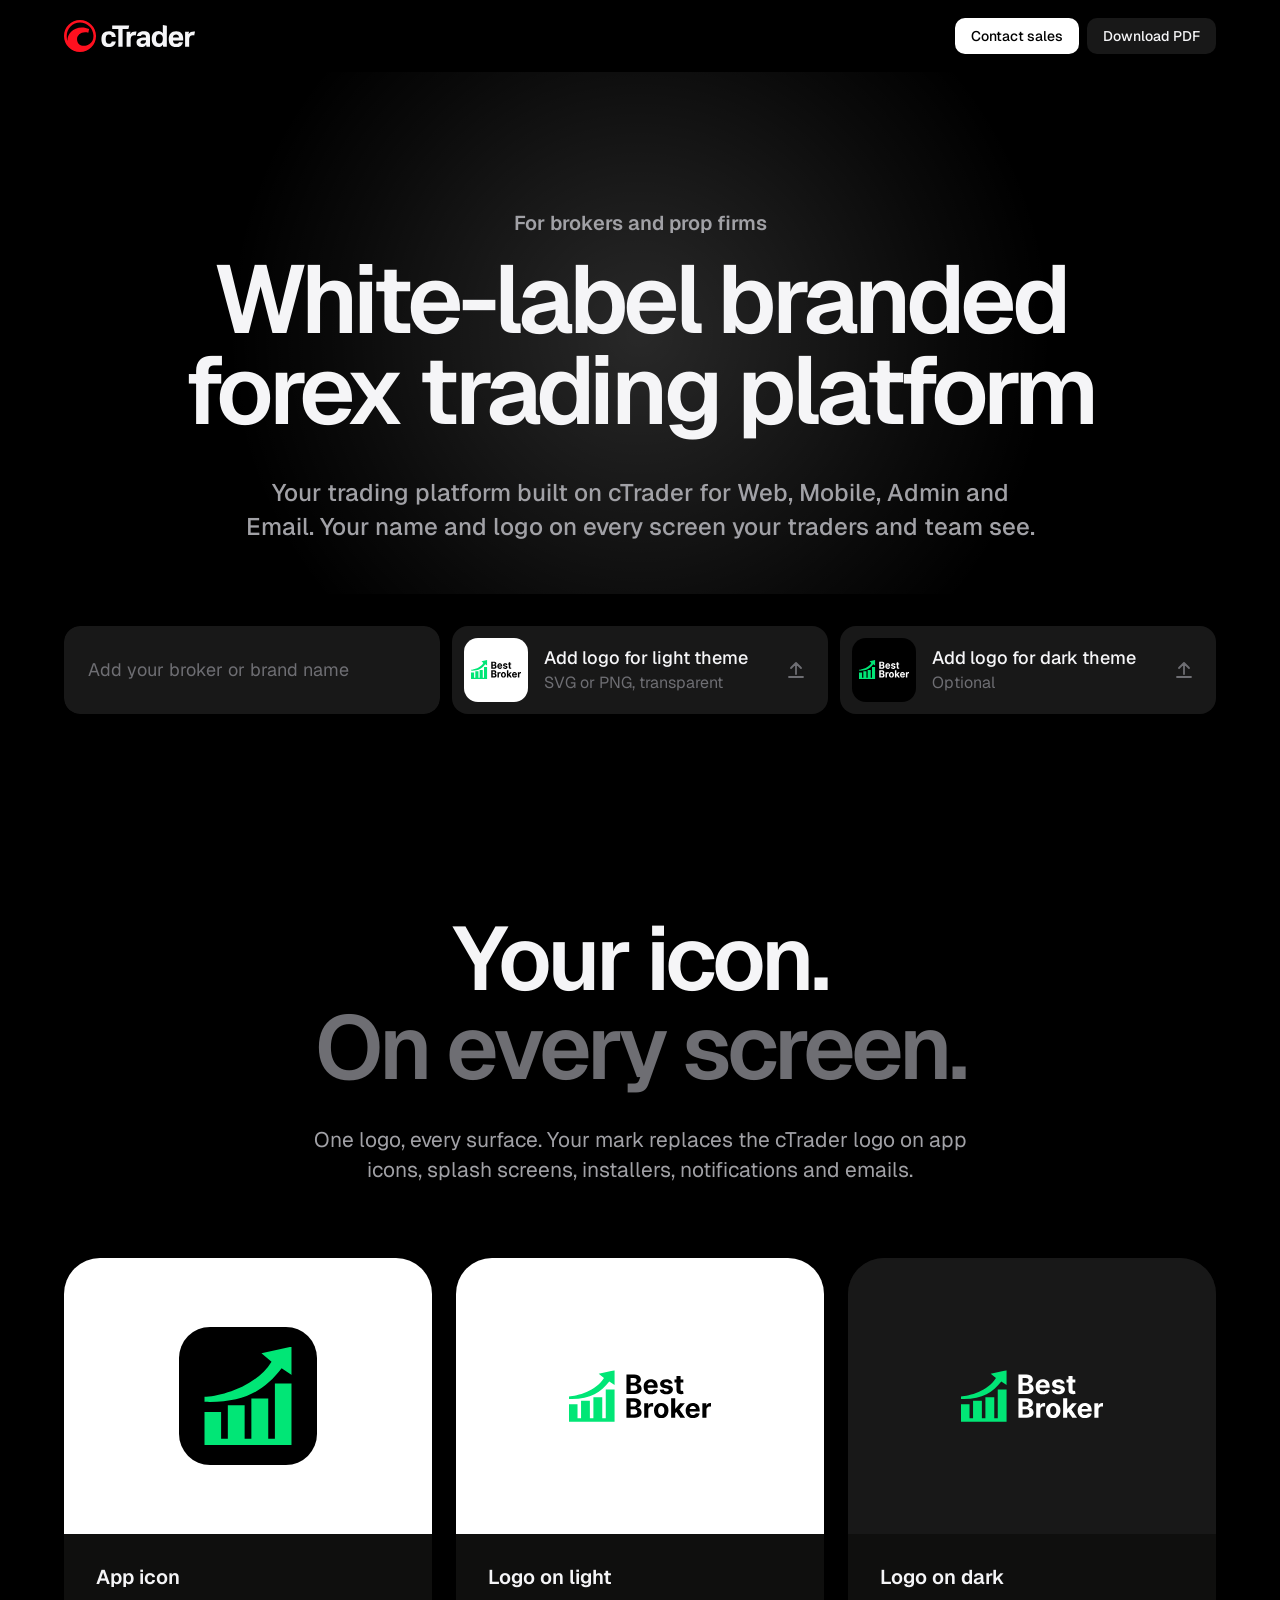
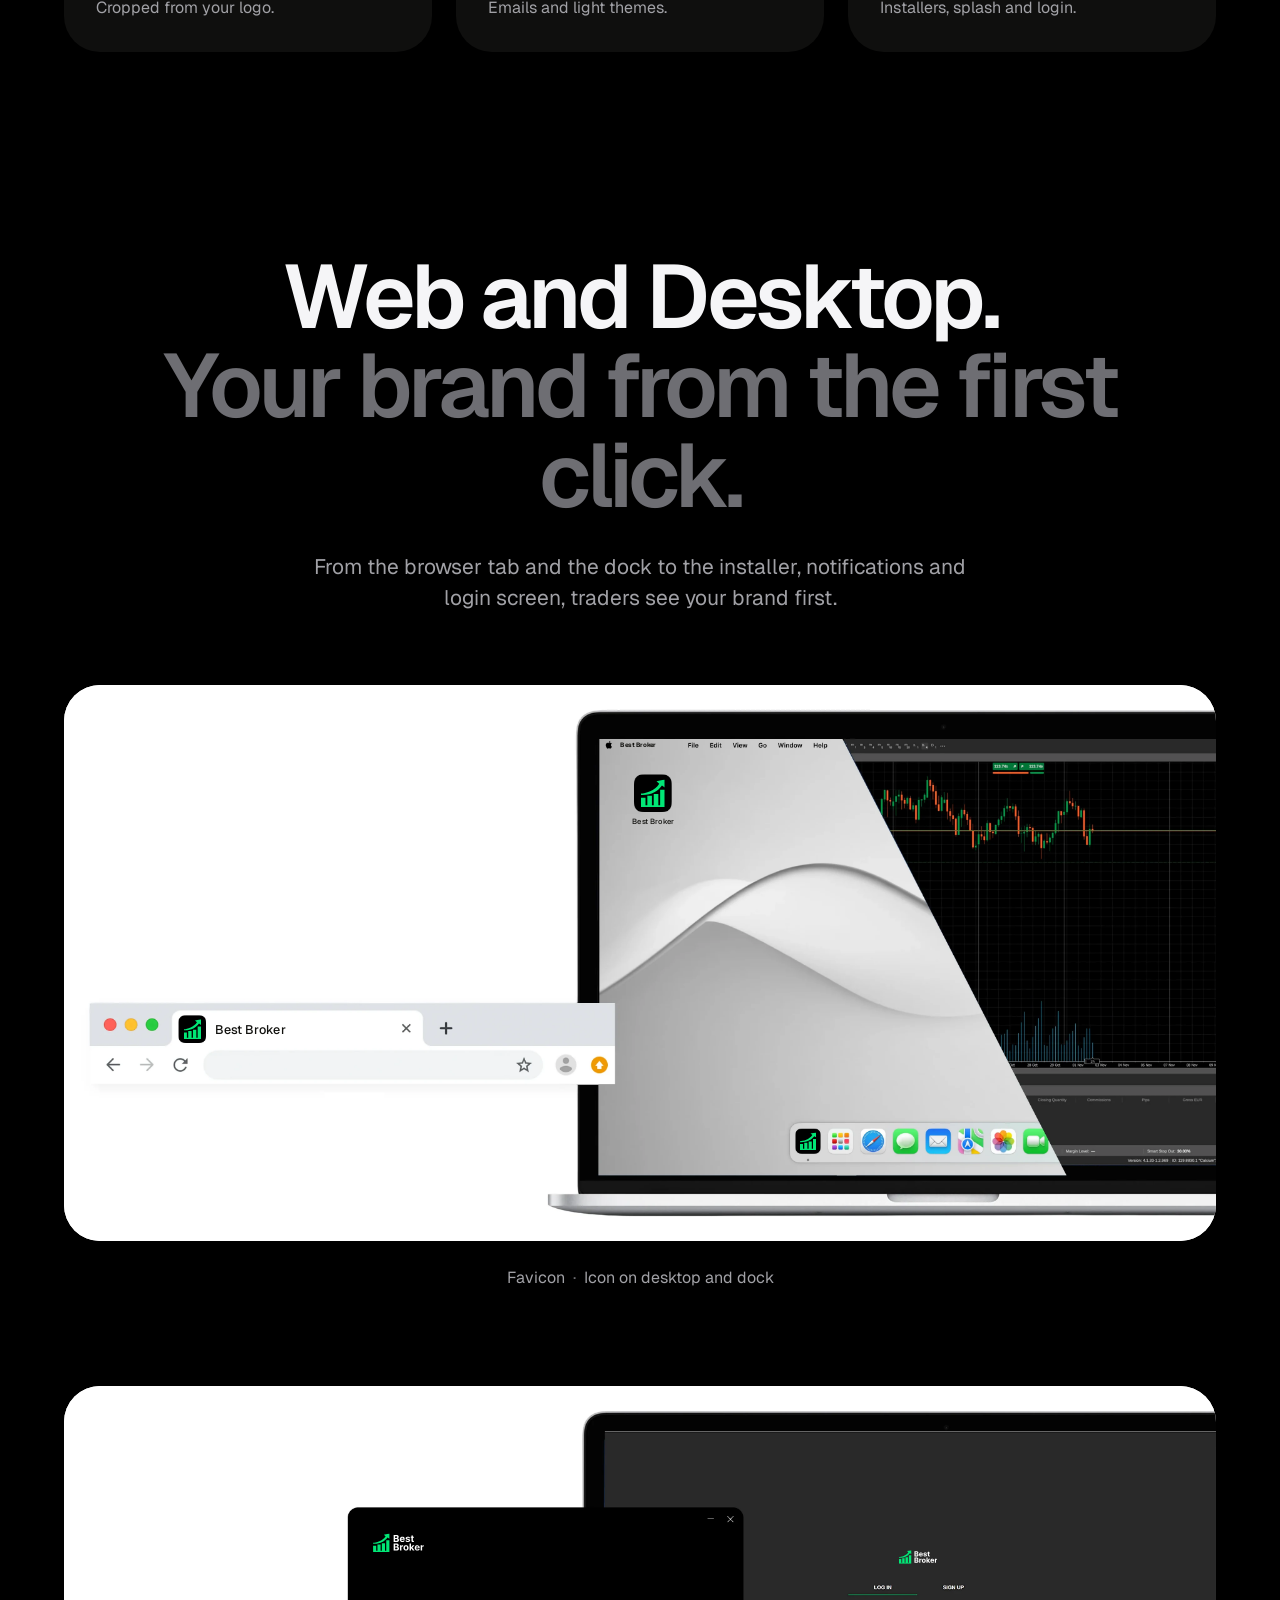
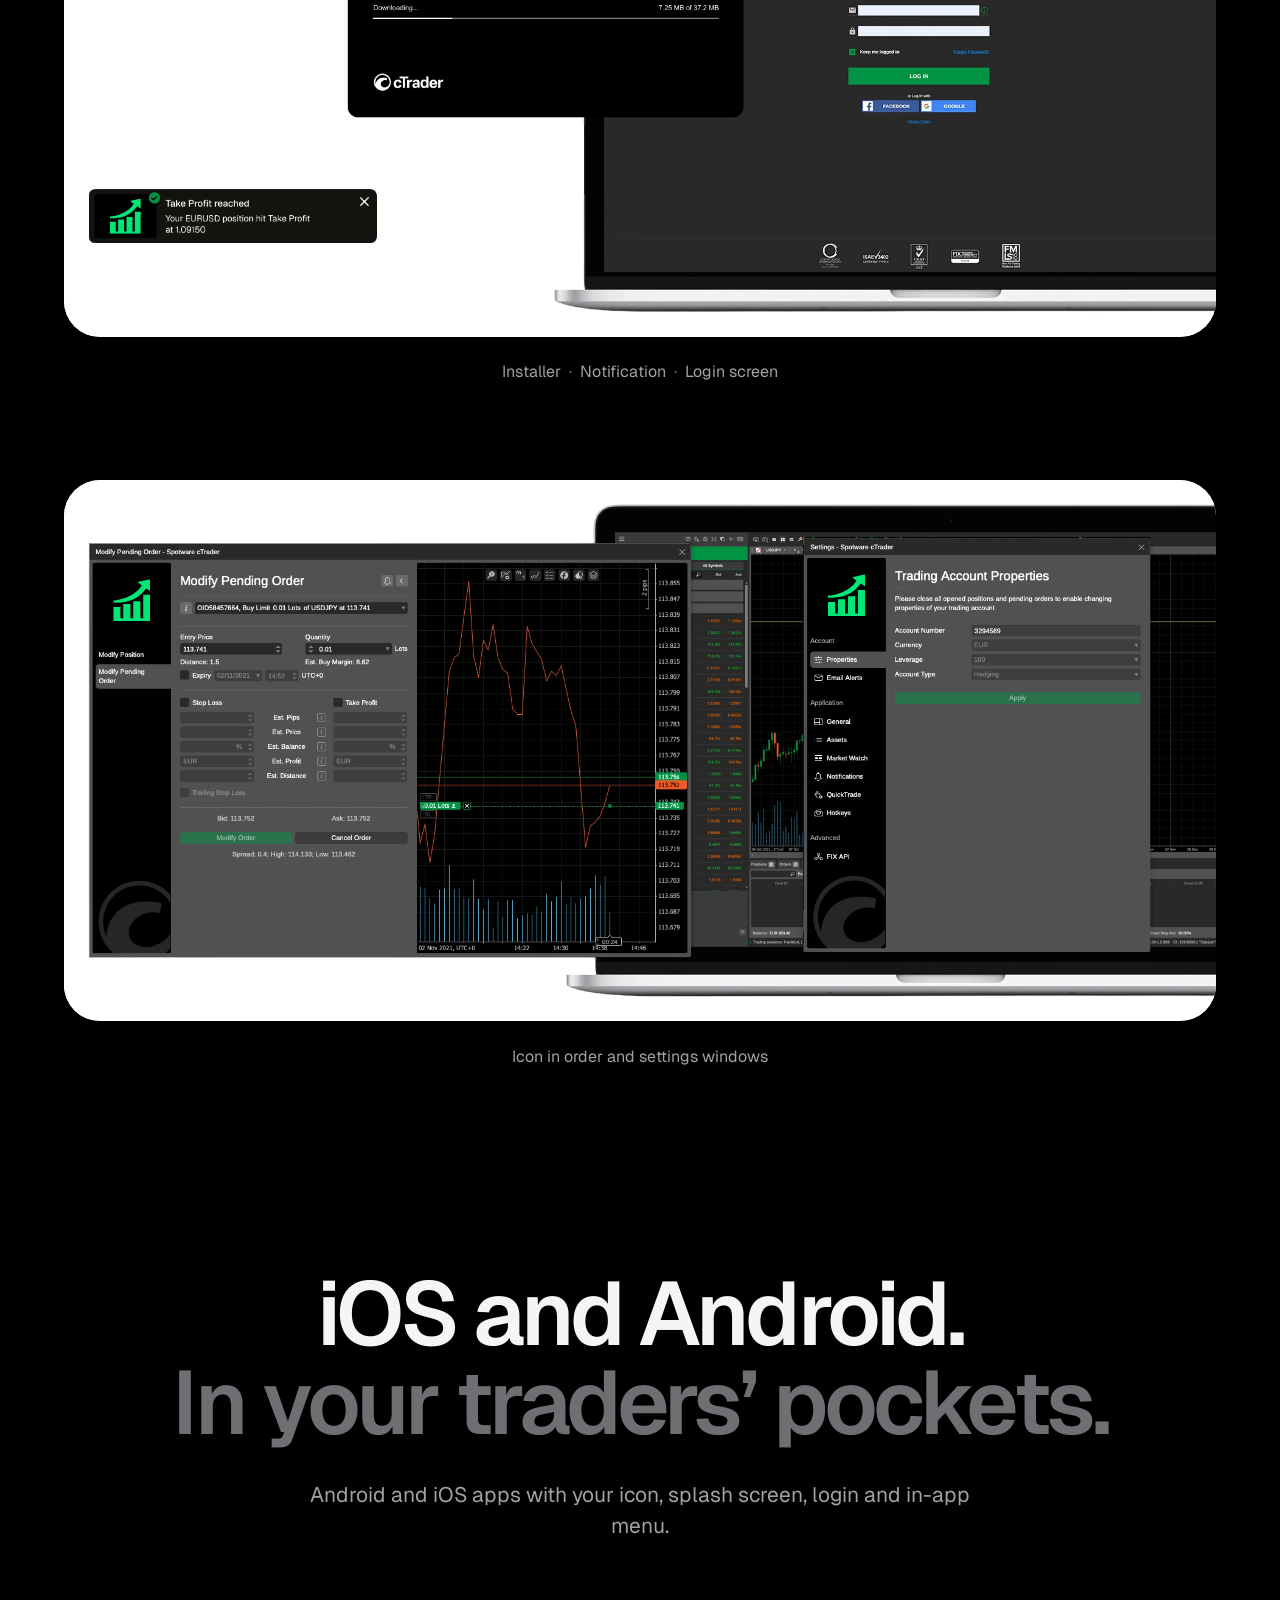
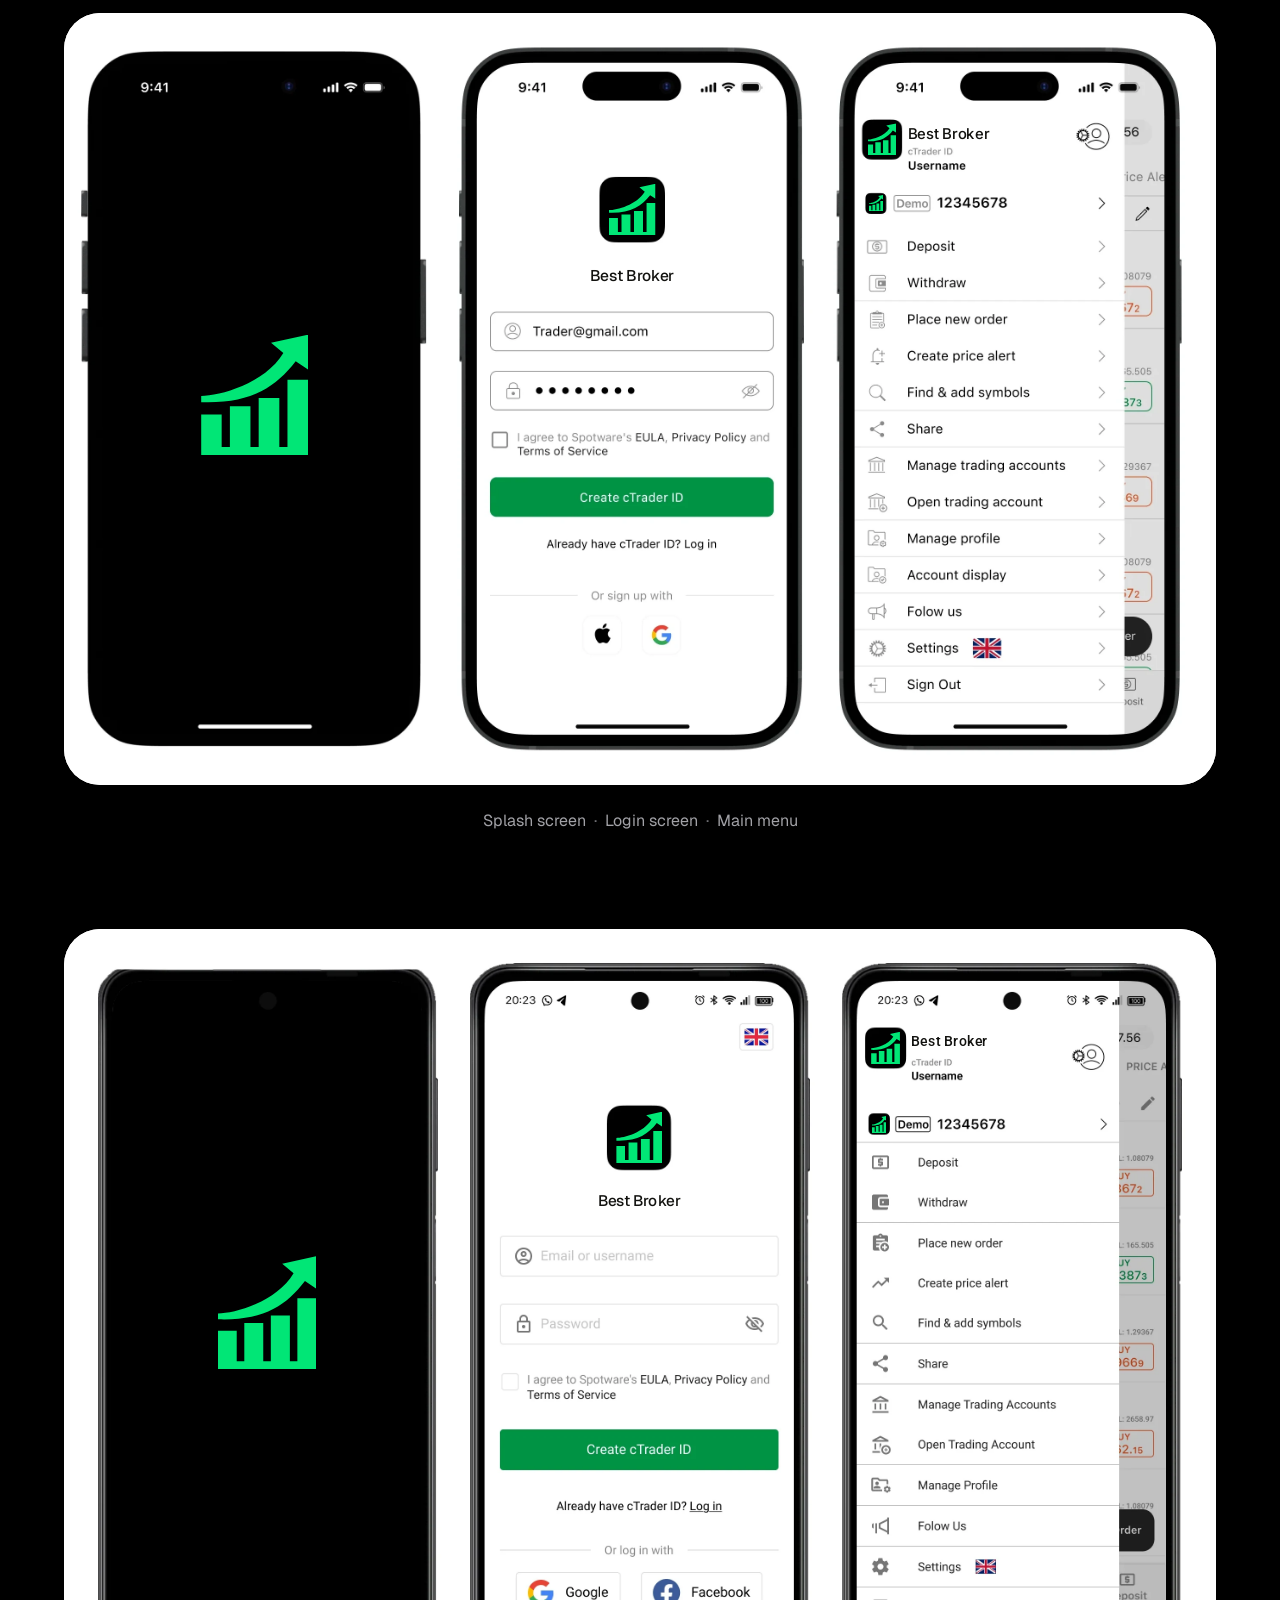
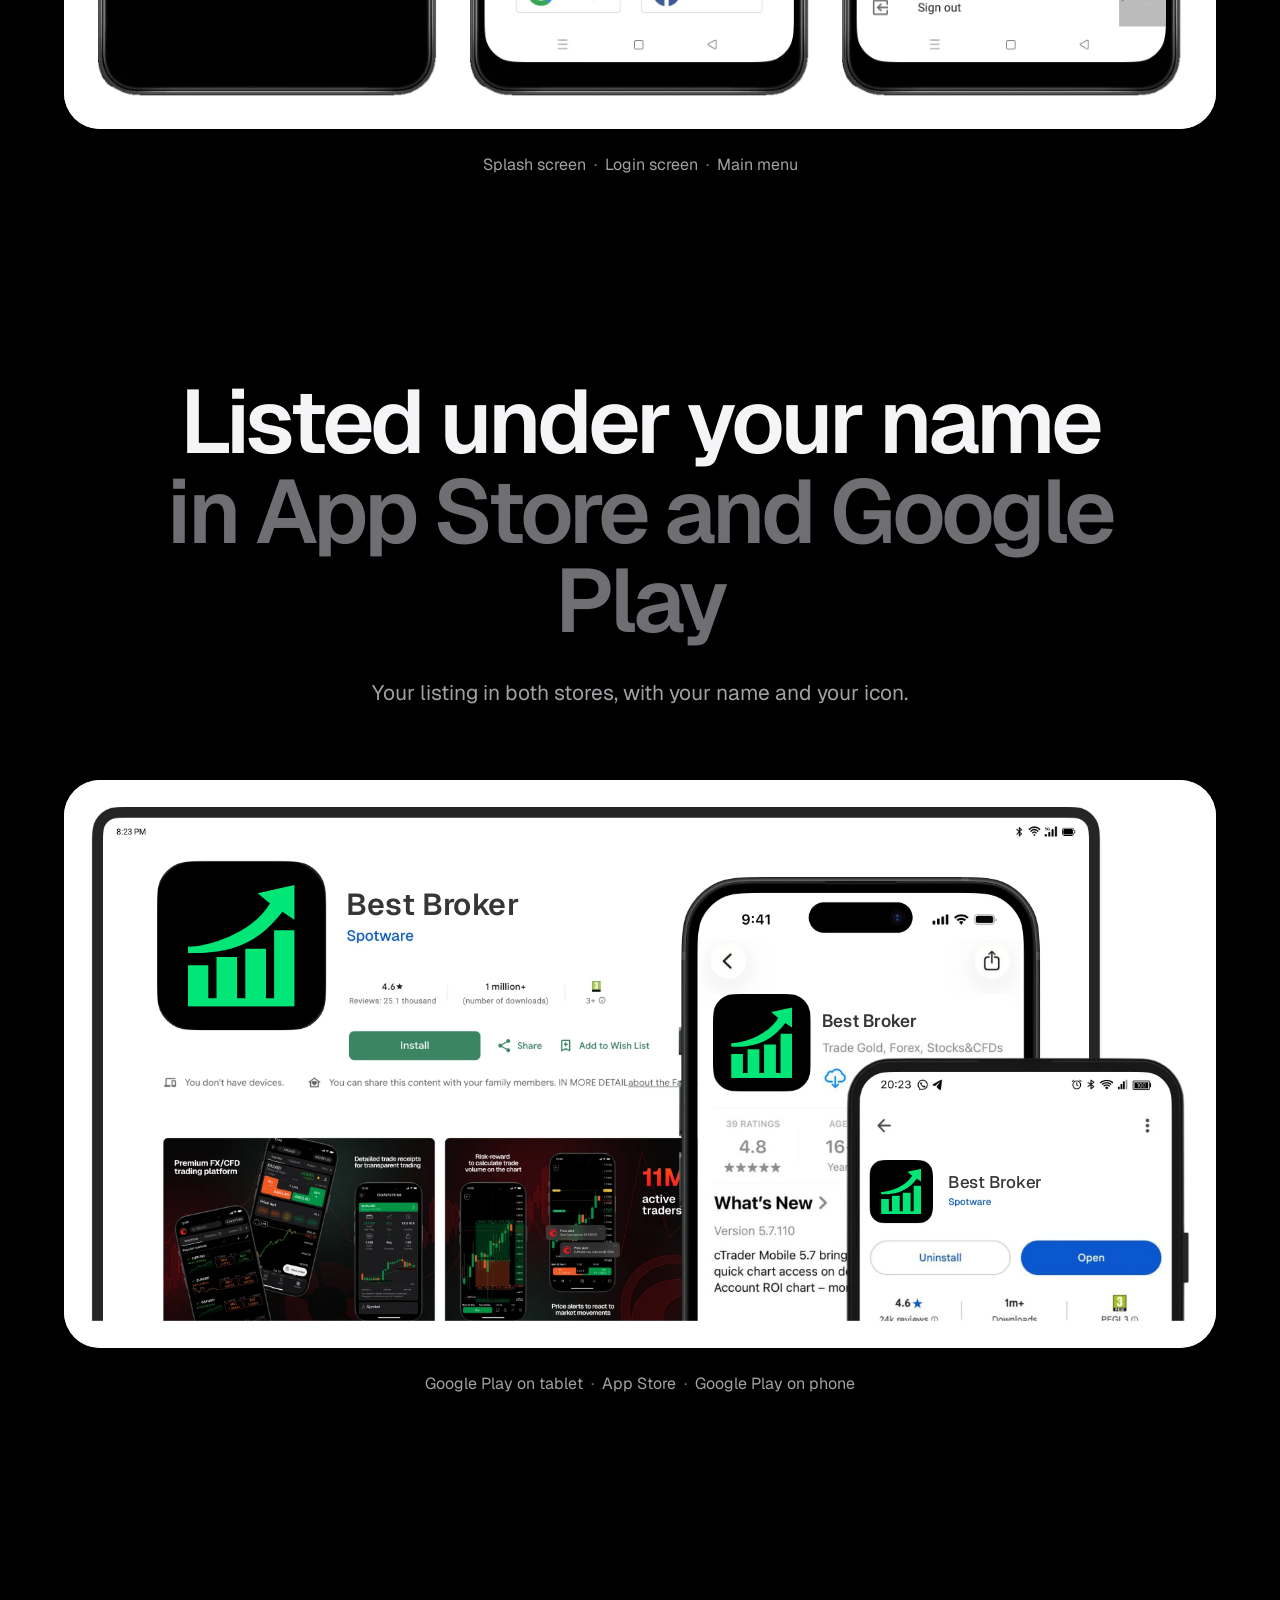
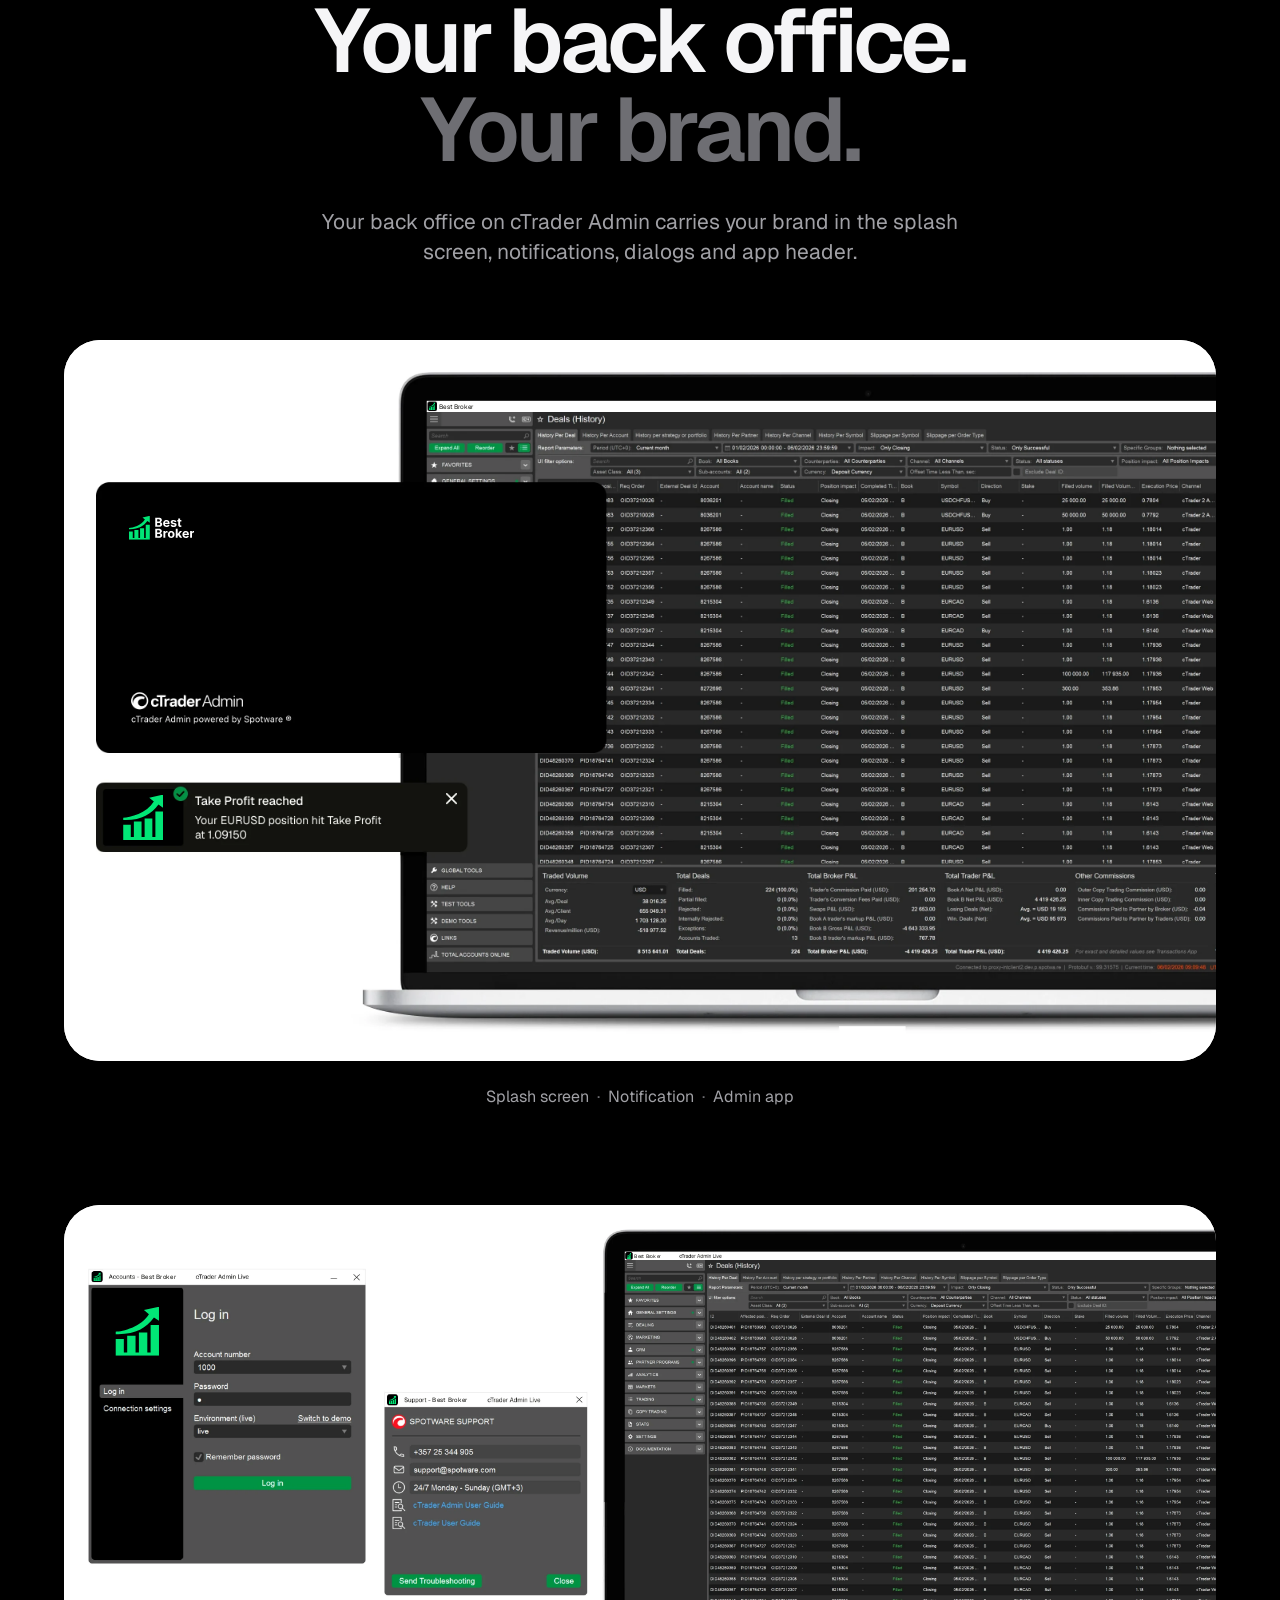
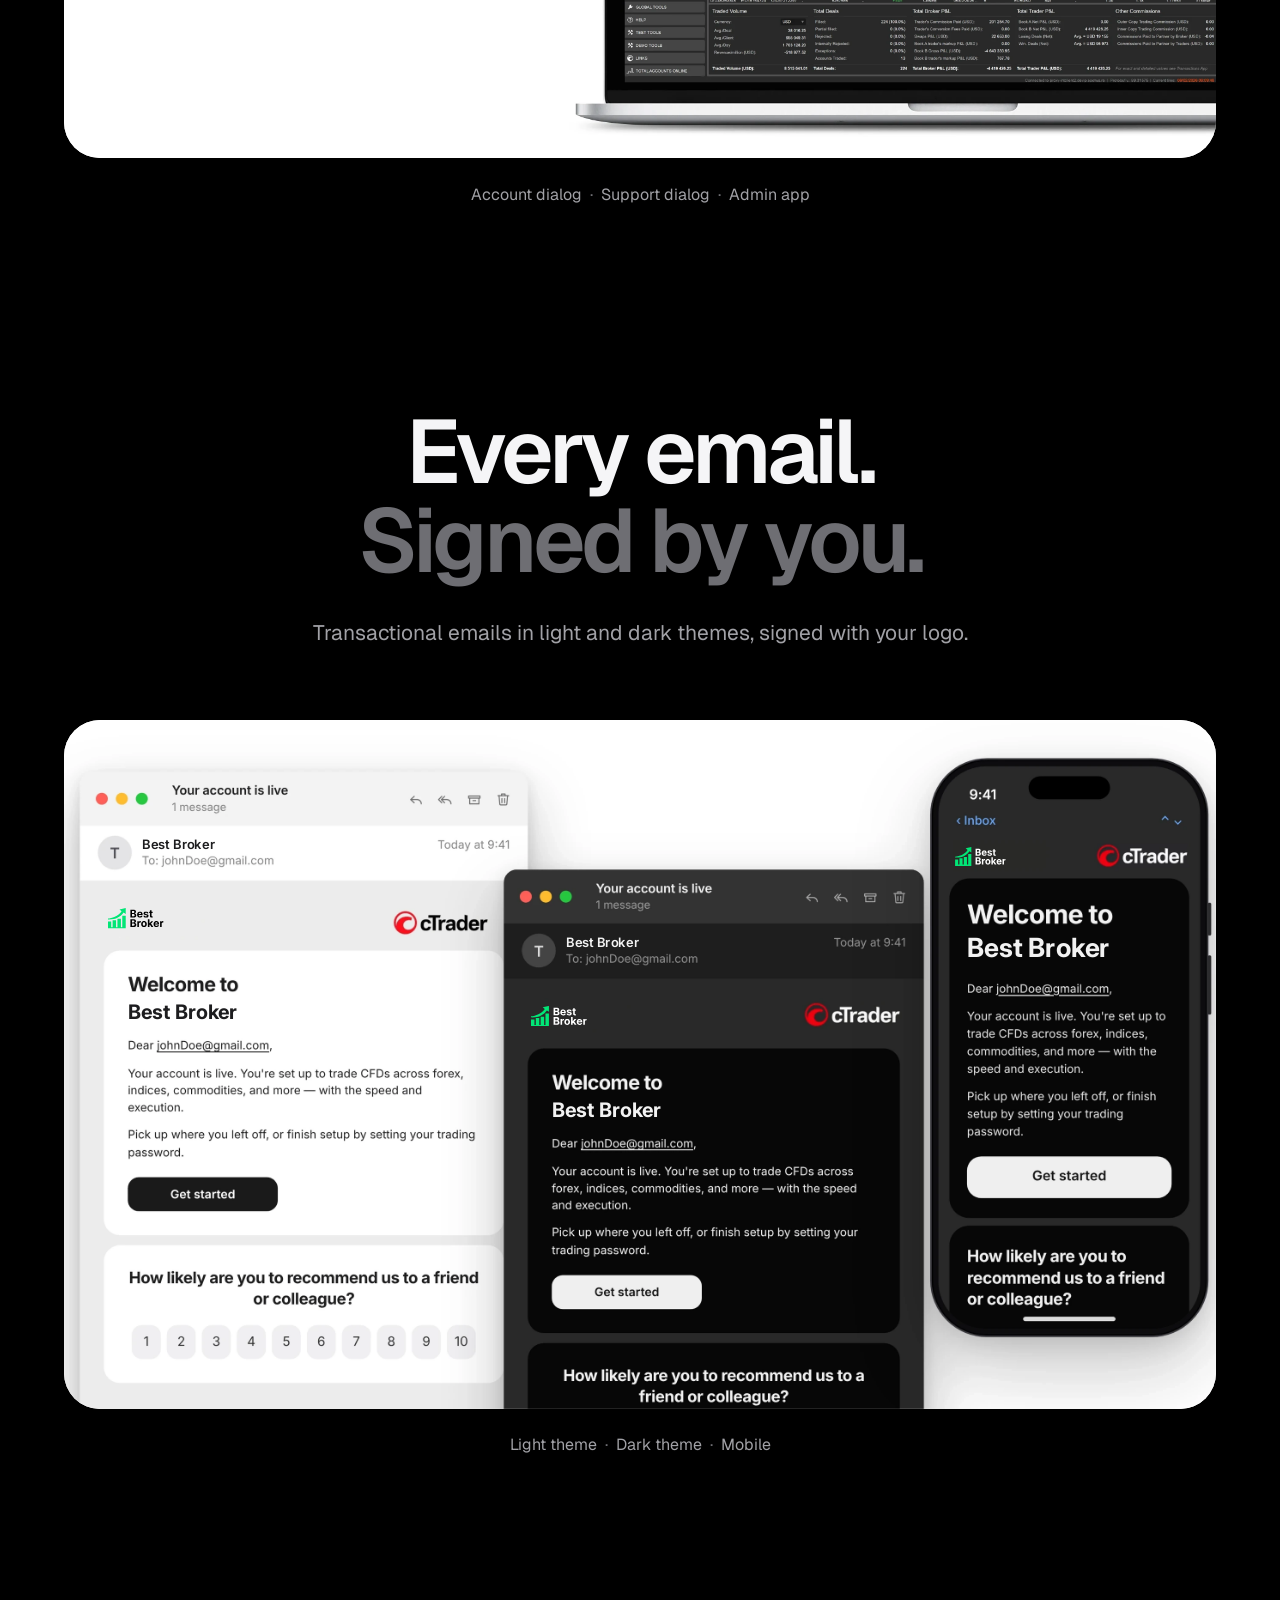
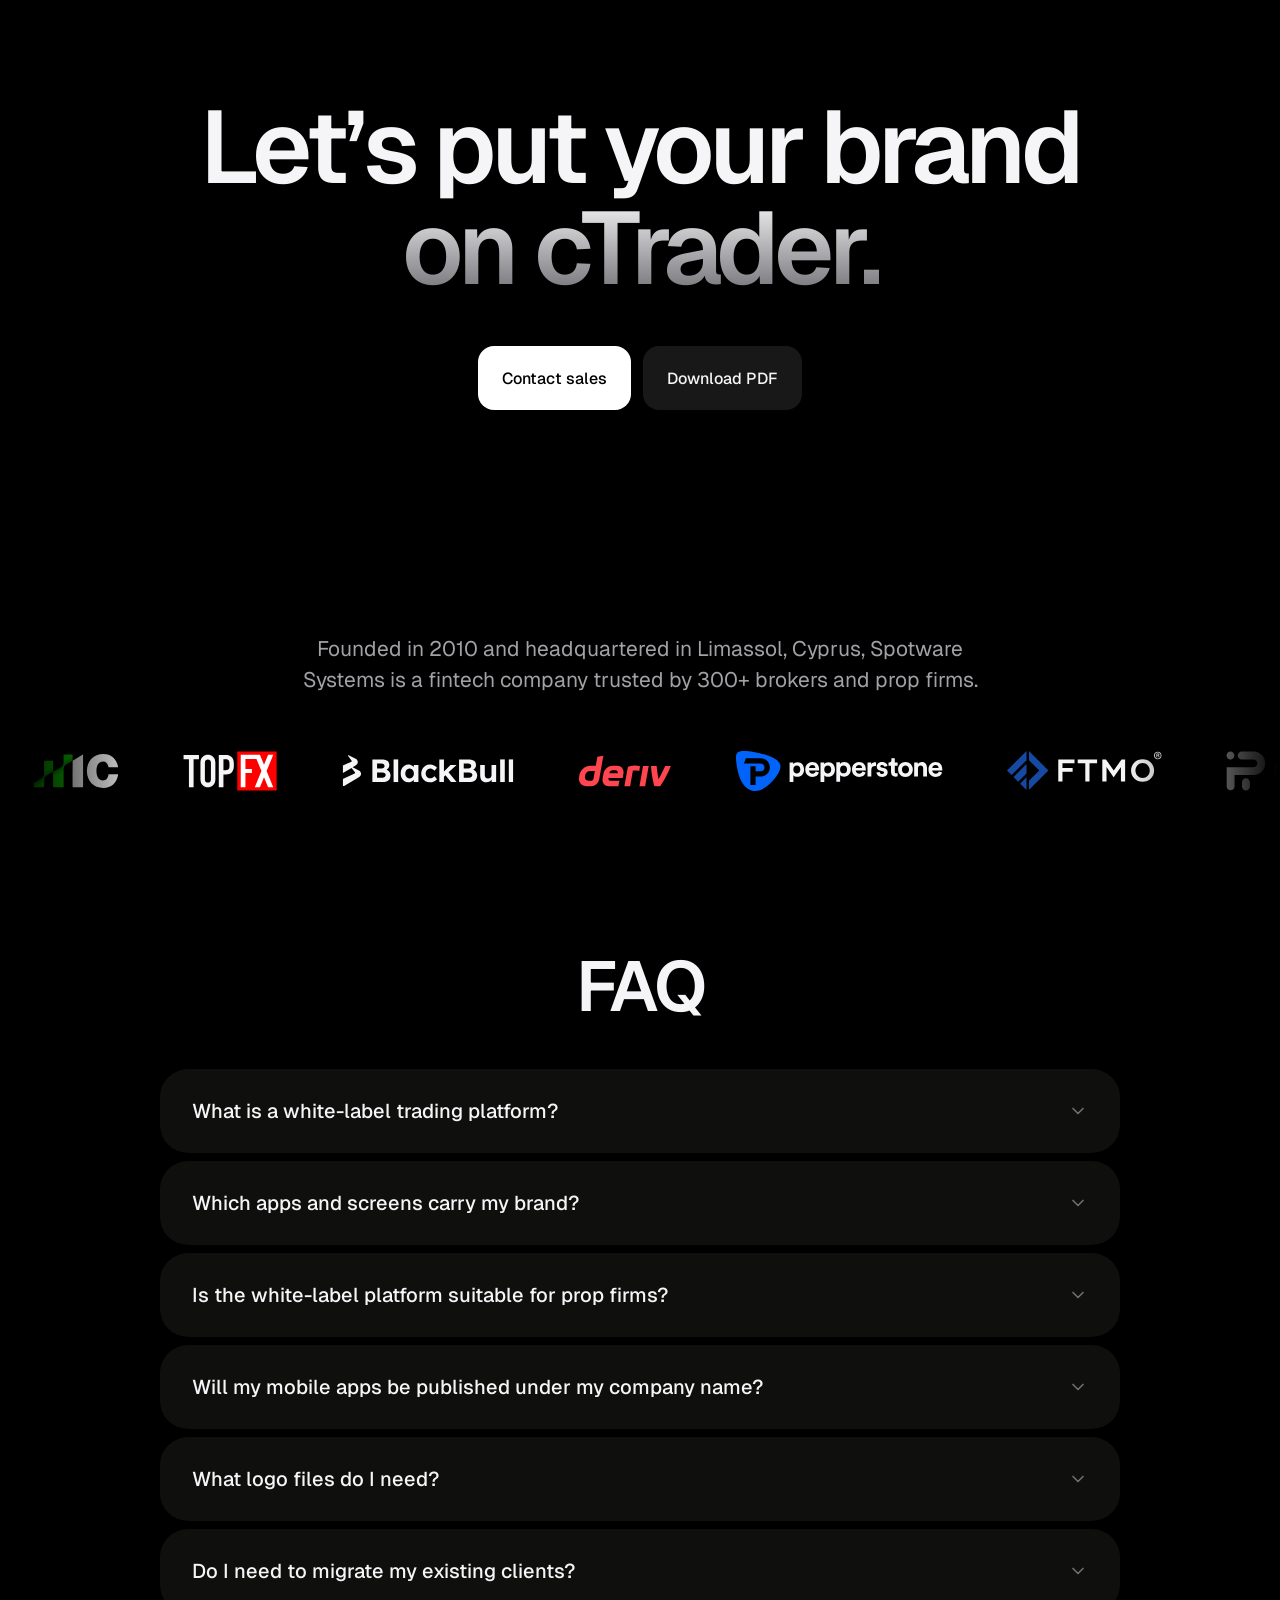
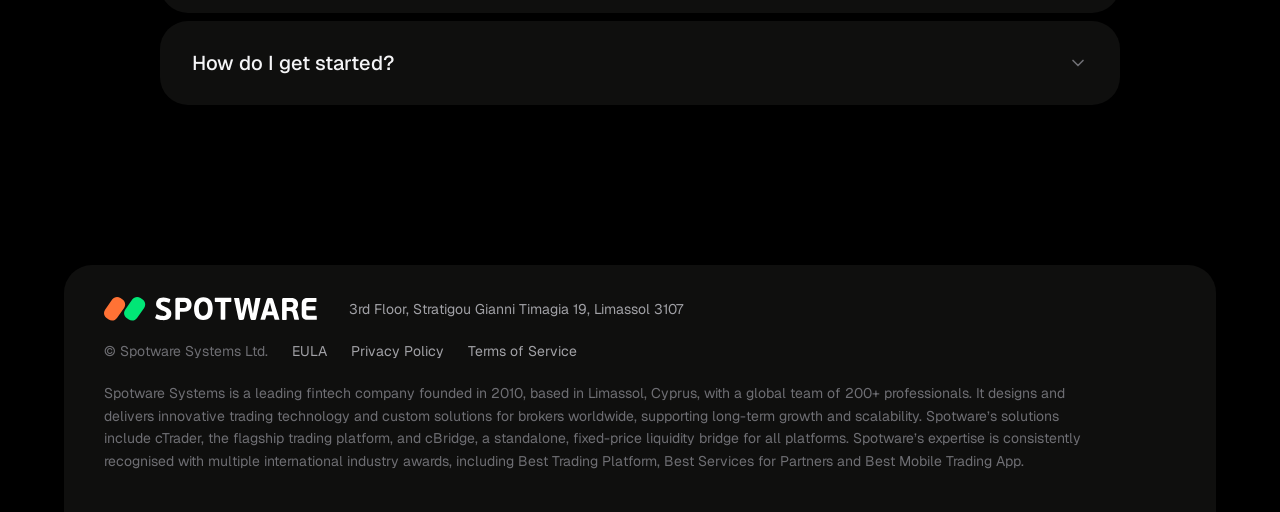
<file: branding-sop/presentation/index.html>
<!doctype html>
<html lang="en">
<head>
<meta charset="utf-8"><meta name="robots" content="noindex, nofollow, noarchive, nosnippet"><meta name="googlebot" content="noindex, nofollow">
<meta name="viewport" content="width=device-width, initial-scale=1">
<title>cTrader Branding Preview</title>
<link rel="preconnect" href="https://fonts.googleapis.com">
<link rel="preconnect" href="https://fonts.gstatic.com" crossorigin>
<link href="https://fonts.googleapis.com/css2?family=Geist:wght@400;500;600;700&family=Inter:wght@400;600;700&family=Roboto:wght@500&display=swap" rel="stylesheet">
<link rel="stylesheet" href="styles.css">
</head>
<body>

<header class="lnav">
  <div class="lnav-in">
    <a class="logo" href="#top" aria-label="cTrader"><img src="assets/ctrader-header.svg" alt="cTrader" width="131" height="32"></a>
    <div class="lnav-actions">
      <a class="cta" id="contact-nav" href="https://www.spotware.com/get-in-touch/" target="_blank" rel="noopener">Contact sales</a>
      <button class="cta" id="pdf-nav" type="button">Download PDF</button>
    </div>
  </div>
</header>

<main id="top">
  <section class="hero" id="hero">
    <div class="wrap hero-in">
      <p class="eyebrow">For brokers and prop firms</p>
      <h1>White-label branded forex trading platform</h1>
      <p class="lead">Your trading platform built on cTrader for Web, Mobile, Admin and Email. Your name and logo on every screen your traders and team see.</p>
    </div>
  </section>

  <section class="studio" id="studio">
    <div class="wrap">
      <div class="studio-card reveal">
      <div class="controls">
    <div class="name-field">
      <input id="name" type="text" maxlength="30" placeholder="Add your broker or brand name" aria-label="Broker or brand name" autocomplete="organization">
      <button class="clear" id="clear-name" type="button" hidden aria-label="Clear name" title="Clear"><svg viewBox="0 0 24 24" fill="none" stroke="currentColor" stroke-width="1.8" stroke-linecap="round"><path d="M6 6l12 12M18 6L6 18"/></svg></button>
    </div>
    <label class="drop" id="drop-light">
      <span class="thumb"><img id="thumb-light" alt=""></span>
      <span class="txt">
        <span class="t" id="title-light">Add logo for light theme</span>
        <span class="s" id="hint-light">SVG or PNG, transparent</span>
      </span>
      <svg class="up" viewBox="0 0 24 24" fill="none" stroke="currentColor" stroke-width="1.8" stroke-linecap="round" stroke-linejoin="round" aria-hidden="true"><path d="M12 16V5M7 10l5-5 5 5M5 19h14"/></svg>
      <button class="edit" id="edit-light" type="button" hidden aria-label="Edit logo" title="Edit logo"><svg viewBox="0 0 24 24" fill="none" stroke="currentColor" stroke-width="1.8" stroke-linecap="round" stroke-linejoin="round"><path d="M4 20h4L19.5 8.5a2.1 2.1 0 0 0-3-3L5 17v3z"/><path d="M14.5 7.5l3 3"/></svg></button>
      <button class="clear" id="clear-light" type="button" hidden aria-label="Remove logo" title="Remove logo"><svg viewBox="0 0 24 24" fill="none" stroke="currentColor" stroke-width="1.8" stroke-linecap="round" stroke-linejoin="round"><path d="M4 7h16M10 11v6M14 11v6M5 7l1 12a2 2 0 0 0 2 2h8a2 2 0 0 0 2-2l1-12M9 7V4h6v3"/></svg></button>
      <input type="file" accept="image/svg+xml,image/png,image/webp,image/jpeg" data-key="light">
    </label>

    <label class="drop" id="drop-dark">
      <span class="thumb dark"><img id="thumb-dark" alt=""></span>
      <span class="txt">
        <span class="t" id="title-dark">Add logo for dark theme</span>
        <span class="s" id="hint-dark">Optional</span>
      </span>
      <svg class="up" viewBox="0 0 24 24" fill="none" stroke="currentColor" stroke-width="1.8" stroke-linecap="round" stroke-linejoin="round" aria-hidden="true"><path d="M12 16V5M7 10l5-5 5 5M5 19h14"/></svg>
      <button class="edit" id="edit-dark" type="button" hidden aria-label="Edit logo" title="Edit logo"><svg viewBox="0 0 24 24" fill="none" stroke="currentColor" stroke-width="1.8" stroke-linecap="round" stroke-linejoin="round"><path d="M4 20h4L19.5 8.5a2.1 2.1 0 0 0-3-3L5 17v3z"/><path d="M14.5 7.5l3 3"/></svg></button>
      <button class="clear" id="clear-dark" type="button" hidden aria-label="Remove dark logo" title="Remove logo"><svg viewBox="0 0 24 24" fill="none" stroke="currentColor" stroke-width="1.8" stroke-linecap="round" stroke-linejoin="round"><path d="M4 7h16M10 11v6M14 11v6M5 7l1 12a2 2 0 0 0 2 2h8a2 2 0 0 0 2-2l1-12M9 7V4h6v3"/></svg></button>
      <input type="file" accept="image/svg+xml,image/png,image/webp,image/jpeg" data-key="dark">
    </label>


    <button class="btn reset" id="reset" type="button" hidden>Reset</button>
    <button class="btn pdf" id="pdf" type="button">Download PDF</button>
      </div>
      </div>
    </div>
  </section>



  <div id="sections"></div>

  <section class="close">
    <div class="wrap">
      <h2 class="reveal">Let’s put your brand<span class="l2">on cTrader.</span></h2>
      <div class="row">
        <a class="btn primary" id="contact" href="https://www.spotware.com/get-in-touch/" target="_blank" rel="noopener">Contact sales</a>
        <button class="btn primary" type="button" id="pdf-2">Download PDF</button>
      </div>
    </div>
  </section>

  <section class="clients" aria-labelledby="clients-text">
    <div class="wrap"><p id="clients-text" class="reveal">Founded in 2010 and headquartered in Limassol, Cyprus, Spotware Systems is a fintech company trusted by 300+ brokers and prop firms.</p></div>
    <div class="marquee"><ul class="roll"><li><img src="assets/clients/icm.svg" alt="IC Markets" width="87" height="40" loading="lazy"></li><li><img src="assets/clients/topfx.svg" alt="TopFX" width="95" height="40" loading="lazy"></li><li><img src="assets/clients/blackbull.svg" alt="BlackBull Markets" width="172" height="40" loading="lazy"></li><li><img src="assets/clients/deriv.svg" alt="Deriv" width="94" height="40" loading="lazy"></li><li><img src="assets/clients/pepperstone.svg" alt="Pepperstone" width="207" height="40" loading="lazy"></li><li><img src="assets/clients/ftmo.svg" alt="FTMO" width="155" height="40" loading="lazy"></li><li><img src="assets/clients/fundingpips.svg" alt="Funding Pips" width="144" height="40" loading="lazy"></li><li><img src="assets/clients/fxpro.svg" alt="FxPro" width="142" height="40" loading="lazy"></li><li aria-hidden="true"><img src="assets/clients/icm.svg" alt="" width="87" height="40" loading="lazy"></li><li aria-hidden="true"><img src="assets/clients/topfx.svg" alt="" width="95" height="40" loading="lazy"></li><li aria-hidden="true"><img src="assets/clients/blackbull.svg" alt="" width="172" height="40" loading="lazy"></li><li aria-hidden="true"><img src="assets/clients/deriv.svg" alt="" width="94" height="40" loading="lazy"></li><li aria-hidden="true"><img src="assets/clients/pepperstone.svg" alt="" width="207" height="40" loading="lazy"></li><li aria-hidden="true"><img src="assets/clients/ftmo.svg" alt="" width="155" height="40" loading="lazy"></li><li aria-hidden="true"><img src="assets/clients/fundingpips.svg" alt="" width="144" height="40" loading="lazy"></li><li aria-hidden="true"><img src="assets/clients/fxpro.svg" alt="" width="142" height="40" loading="lazy"></li></ul></div>
  </section>

  <section class="faq" id="faq">
    <div class="wrap">
      <h2 class="reveal">FAQ</h2>
      <div class="qa-list">
        <details class="qa reveal"><summary>What is a white-label trading platform?<svg viewBox="0 0 24 24" fill="none" stroke="currentColor" stroke-width="2" stroke-linecap="round" stroke-linejoin="round" aria-hidden="true"><path d="M6 9l6 6 6-6"/></svg></summary><p>A white-label trading platform is ready-made trading software that a broker or prop firm launches under its own brand. With cTrader, your name and logo replace the cTrader brand across web, desktop and mobile apps, the admin back office and client emails.</p></details>
        <details class="qa reveal"><summary>Which apps and screens carry my brand?<svg viewBox="0 0 24 24" fill="none" stroke="currentColor" stroke-width="2" stroke-linecap="round" stroke-linejoin="round" aria-hidden="true"><path d="M6 9l6 6 6-6"/></svg></summary><p>Favicon, desktop and dock icons, installer, notifications and login screens on Web and Desktop; app icon, splash screen, login and menu on iOS and Android; your App Store and Google Play listings; cTrader Admin; and transactional emails in light and dark themes.</p></details>
        <details class="qa reveal"><summary>Is the white-label platform suitable for prop firms?<svg viewBox="0 0 24 24" fill="none" stroke="currentColor" stroke-width="2" stroke-linecap="round" stroke-linejoin="round" aria-hidden="true"><path d="M6 9l6 6 6-6"/></svg></summary><p>Yes. Prop firms get the same branded web, desktop and mobile apps, admin tools and emails as brokers, all under their own name.</p></details>
        <details class="qa reveal"><summary>Will my mobile apps be published under my company name?<svg viewBox="0 0 24 24" fill="none" stroke="currentColor" stroke-width="2" stroke-linecap="round" stroke-linejoin="round" aria-hidden="true"><path d="M6 9l6 6 6-6"/></svg></summary><p>Yes. Your iOS and Android apps are listed in the App Store and Google Play under your name and with your icon.</p></details>
        <details class="qa reveal"><summary>What logo files do I need?<svg viewBox="0 0 24 24" fill="none" stroke="currentColor" stroke-width="2" stroke-linecap="round" stroke-linejoin="round" aria-hidden="true"><path d="M6 9l6 6 6-6"/></svg></summary><p>An SVG or PNG logo with a transparent background. You can add a separate version for dark backgrounds. Your app icon is cropped from the logo.</p></details>
        <details class="qa reveal"><summary>Do I need to migrate my existing clients?<svg viewBox="0 0 24 24" fill="none" stroke="currentColor" stroke-width="2" stroke-linecap="round" stroke-linejoin="round" aria-hidden="true"><path d="M6 9l6 6 6-6"/></svg></summary><p>No. You can add cTrader as a branded trading platform without migrating your existing client base.</p></details>
        <details class="qa reveal"><summary>How do I get started?<svg viewBox="0 0 24 24" fill="none" stroke="currentColor" stroke-width="2" stroke-linecap="round" stroke-linejoin="round" aria-hidden="true"><path d="M6 9l6 6 6-6"/></svg></summary><p>Contact the Spotware sales team at <a href="mailto:sales@spotware.com">sales@spotware.com</a> or download the PDF overview to share with your team.</p></details>
      </div>
    </div>
  </section>

  <div class="wrap">
    <footer class="foot">
      <div class="foot-row">
        <img src="assets/spotware-logo.svg" alt="Spotware" height="24">
        <span>3rd Floor, Stratigou Gianni Timagia 19, Limassol 3107</span>
      </div>
      <nav class="legal" aria-label="Legal">
        <span>© Spotware Systems Ltd.</span>
        <a href="https://www.spotware.com/eula/" target="_blank" rel="noopener">EULA</a>
        <a href="https://www.spotware.com/privacy-policy/" target="_blank" rel="noopener">Privacy Policy</a>
        <a href="https://www.spotware.com/terms-of-service/" target="_blank" rel="noopener">Terms of Service</a>
      </nav>
      <p class="about">Spotware Systems is a leading fintech company founded in 2010, based in Limassol, Cyprus, with a global team of 200+ professionals. It designs and delivers innovative trading technology and custom solutions for brokers worldwide, supporting long-term growth and scalability. Spotware’s solutions include cTrader, the flagship trading platform, and cBridge, a standalone, fixed-price liquidity bridge for all platforms. Spotware’s expertise is consistently recognised with multiple international industry awards, including Best Trading Platform, Best Services for Partners and Best Mobile Trading App.</p>
    </footer>
  </div>
</main>

<dialog class="crop" id="crop" aria-label="Logo settings">
  <div class="crop-in">
    <div>
      <div class="crop-cards" role="tablist">
        <div class="scard" role="tab" id="tab-icon" tabindex="0" aria-selected="false" autofocus><span class="th"><img alt=""><span class="plus"><svg viewBox="0 0 24 24" fill="none" stroke="currentColor" stroke-width="1.8" stroke-linecap="round"><path d="M12 5v14M5 12h14"/></svg></span></span><span class="tx"><b>App icon</b><i></i></span><span class="sc-btns"><button type="button" class="sc-act up" hidden></button><button type="button" class="sc-act rm" hidden></button></span></div>
        <div class="scard" role="tab" id="tab-wide" tabindex="0" aria-selected="false"><span class="th"><img alt=""><span class="plus"><svg viewBox="0 0 24 24" fill="none" stroke="currentColor" stroke-width="1.8" stroke-linecap="round"><path d="M12 5v14M5 12h14"/></svg></span></span><span class="tx"><b>Full logo</b><i></i></span><span class="sc-btns"><button type="button" class="sc-act up" hidden></button><button type="button" class="sc-act rm" hidden></button></span></div>
        <div class="scard" role="tab" id="tab-dark" tabindex="0" aria-selected="false"><span class="th"><img alt=""><span class="plus"><svg viewBox="0 0 24 24" fill="none" stroke="currentColor" stroke-width="1.8" stroke-linecap="round"><path d="M12 5v14M5 12h14"/></svg></span></span><span class="tx"><b>Logo for dark theme</b><i></i></span><span class="sc-btns"><button type="button" class="sc-act up" hidden></button><button type="button" class="sc-act rm" hidden></button></span></div>
      </div>
      <p class="sub" id="crop-sub">Move and resize the frame over the part of your logo that should appear in app icons, splash screens and notifications.</p>
    </div>
    <div class="crop-grid">
      <div>
        <div class="crop-area" id="crop-area">
          <img id="crop-img" alt="">
          <div class="crop-own-view" id="crop-own-view" hidden><img id="crop-own-img" alt=""></div>
          <div class="crop-frame" id="crop-frame"><i class="h nw"></i><i class="h ne"></i><i class="h sw"></i><i class="h se"></i></div>
        </div>
        <label class="crop-size" id="crop-size">Size <input type="range" id="crop-range" min="0" max="1000" value="500" aria-label="Frame size"></label>
      </div>
      <div class="crop-side">
        <div class="crop-prev" id="prev-icon">
          <div><div class="wp light"><div class="tile"><img id="crop-prev-big" alt=""></div></div><div class="lbl"><span>On light</span><input type="color" class="bgpick" data-t="light" value="#000000" title="Icon background on light" aria-label="Icon background on light"></div></div>
          <div><div class="wp dark"><div class="tile"><img id="crop-prev-small" alt=""></div></div><div class="lbl"><span>On dark</span><input type="color" class="bgpick" data-t="dark" value="#000000" title="Icon background on dark" aria-label="Icon background on dark"></div></div>
        </div>
        <div class="crop-prev" id="prev-dark" hidden>
          <div class="dblk" id="blk-wide" tabindex="0"><div class="wp dark"><img id="dk-wide-img" alt=""><span class="bb"><button type="button" class="sc-act rm" hidden title="Remove your file" aria-label="Remove your full logo for dark"><svg viewBox="0 0 24 24" fill="none" stroke="currentColor" stroke-width="1.8" stroke-linecap="round" stroke-linejoin="round"><path d="M4 7h16M10 11v6M14 11v6M5 7l1 12a2 2 0 0 0 2 2h8a2 2 0 0 0 2-2l1-12M9 7V4h6v3"/></svg></button><button type="button" class="sc-act up" title="Upload a full logo for dark" aria-label="Upload a full logo for dark"><svg viewBox="0 0 24 24" fill="none" stroke="currentColor" stroke-width="1.8" stroke-linecap="round" stroke-linejoin="round"><path d="M12 16V5M7 10l5-5 5 5M5 19h14"/></svg></button></span></div><div class="lbl"><span>Full logo for dark</span></div></div>
          <div class="dblk" id="blk-icon" tabindex="0"><div class="wp dark"><div class="tile"><img id="dk-icon-img" alt=""></div><span class="bb"><button type="button" class="sc-act rm" hidden title="Remove your file" aria-label="Remove your app icon for dark"><svg viewBox="0 0 24 24" fill="none" stroke="currentColor" stroke-width="1.8" stroke-linecap="round" stroke-linejoin="round"><path d="M4 7h16M10 11v6M14 11v6M5 7l1 12a2 2 0 0 0 2 2h8a2 2 0 0 0 2-2l1-12M9 7V4h6v3"/></svg></button><button type="button" class="sc-act up" title="Upload an app icon for dark" aria-label="Upload an app icon for dark"><svg viewBox="0 0 24 24" fill="none" stroke="currentColor" stroke-width="1.8" stroke-linecap="round" stroke-linejoin="round"><path d="M12 16V5M7 10l5-5 5 5M5 19h14"/></svg></button></span></div><div class="lbl"><span>App icon for dark</span><input type="color" class="bgpick" data-t="dark" value="#000000" title="Icon background on dark" aria-label="Icon background on dark"></div></div>
        </div>
        <div class="crop-prev" id="prev-wide" hidden>
          <div><div class="wp light"><img id="wp-light" alt=""></div><div class="lbl"><span>On light</span></div></div>
          <div><div class="wp dark"><img id="wp-dark" alt=""></div><div class="lbl"><span>On dark</span></div></div>
        </div>
      </div>
    </div>
    <div class="crop-actions">
      <input type="file" id="crop-own-file" accept="image/svg+xml,image/png,image/webp,image/jpeg" hidden>
      <button class="btn primary" type="button" id="crop-done">Done</button>
    </div>
  </div>
</dialog>

<script src="shots.js"></script>
<script src="js/core.js"></script>
<script src="js/page.js"></script>
<script src="js/crop-geom.js"></script>
<script src="js/crop.js"></script>
<script src="js/inputs.js"></script>
<script src="js/pdf.js"></script>
<script src="js/main.js"></script>
</body>
</html>
</file>
<file: branding-sop/presentation/styles.css>
:root {
    --bg: #000000;
    --surface: #0F0F0E;
    --surface-2: #181818;
    --surface-3: #232321;
    --ink: #F5F5F7;
    --ink-2: #A1A1A6;
    --ink-3: #6E6E73;
    --paper: #FFFFFF;
    --r-xl: 36px;
    --r-lg: 28px;
    --r-md: 16px;
    --gutter: 24px;
    --max: 1200px;
    --nav-h: 72px;
    --ease: cubic-bezier(.2,.7,.2,1);
  }
  * { box-sizing: border-box; }
  html { scroll-behavior: smooth; scroll-padding-top: 112px; }
  html, body { margin: 0; }
  body {
    background: var(--bg); color: var(--ink);
    font: 400 16px/1.5 'Geist', system-ui, sans-serif;
    -webkit-font-smoothing: antialiased; overflow-x: hidden;
  }
  a { color: inherit; }
  .wrap { max-width: var(--max); margin: 0 auto; padding: 0 var(--gutter); }
  .grey { color: var(--ink-3); }

  /* ---------- local nav ---------- */
  .lnav { position: relative; z-index: 50; height: var(--nav-h); }
  .lnav-in { max-width: var(--max); margin: 0 auto; padding: 0 var(--gutter); height: 100%; display: flex; align-items: center; gap: 24px; }
  .lnav .logo { flex: none; display: block; }
  .lnav .logo img { display: block; height: 32px; width: auto; }
  .lnav-actions { margin-left: auto; display: flex; gap: 8px; }
  .lnav .cta {
    flex: none; height: 36px; padding: 0 16px; border: 0; border-radius: 10px; display: inline-flex; align-items: center;
    background: #fff; color: #000; font: 500 14px 'Geist', sans-serif; cursor: pointer; white-space: nowrap; text-decoration: none;
  }
  .lnav .cta:hover { background: #E2E2DE; }
  .lnav .cta:disabled { opacity: .7; cursor: progress; }

  /* ---------- hero ---------- */
  .hero {
    position: relative; text-align: center; overflow: hidden;
    padding: 136px 0 50px;
  }
  .hero::before {
    content: ''; position: absolute; left: 50%; top: 50%; width: 1100px; height: 1100px; z-index: -1;
    transform: translate(-50%, -50%) scale(calc(1 + var(--p, 0) * .4));
    background: radial-gradient(closest-side, rgba(255,255,255,.16), rgba(255,255,255,.04) 55%, transparent 75%);
    pointer-events: none;
  }
  .hero-in { opacity: calc(1 - var(--p, 0) * 1.1); transform: translateY(calc(var(--p, 0) * -64px)); }
  .eyebrow { margin: 0 0 16px; font-size: 20px; font-weight: 600; color: var(--ink-2); }
  .hero h1 {
    margin: 0; font-weight: 600; letter-spacing: -.05em; line-height: .95;
    font-size: clamp(48px, 7.5vw, 112px); max-width: 1100px; margin: 0 auto; text-wrap: balance;
  }
  .hero h1 .l2 {
    display: block;
    background: linear-gradient(180deg, #F5F5F7 0%, #6E6E73 100%);
    -webkit-background-clip: text; background-clip: text; color: transparent;
  }
  .hero-icon {
    margin: 48px auto 0; width: clamp(150px, 16vw, 220px); aspect-ratio: 1; border-radius: 22.5%;
    background: #000; display: grid; place-items: center;
    box-shadow: 0 0 0 1px rgba(255,255,255,.08) inset, 0 40px 160px rgba(255,255,255,.18);
    transform: scale(calc(1 + var(--p, 0) * .3));
  }
  .hero-icon img { width: 72%; height: 72%; object-fit: contain; }
  .hero .lead { margin: 40px auto 0; max-width: 800px; font-size: 24px; line-height: 1.4; font-weight: 500; color: var(--ink-2); }
  .hero .lead b { color: var(--ink); font-weight: 500; }
  .scroll-hint { margin-top: 40px; font-size: 14px; color: var(--ink-3); }

  /* ---------- studio (logo controls) ---------- */
  .studio { padding: 32px 0 0; }
  .studio-card { background: none; border-radius: 0; padding: 0; }
  .studio-card { text-align: center; }
  .studio-card .controls { text-align: left; }
  .studio-card h2 { margin: 0; font-size: clamp(32px, 4vw, 48px); line-height: 1.05; letter-spacing: -.03em; font-weight: 600; }
  .studio-card .sub { margin: 12px 0 0; font-size: 20px; color: var(--ink-2); }
  .controls {
    display: grid;
    grid-template-columns: repeat(3, minmax(0, 1fr)); grid-auto-columns: auto; grid-auto-flow: column;   /* Reset / PDF add a column only when shown */
    gap: 12px; align-items: center;
  }
  .drop {
    display: flex; align-items: center; gap: 16px; height: 88px; padding: 12px 12px 12px 12px;
    background: var(--surface-2); border-radius: var(--r-md);
    cursor: pointer; position: relative; min-width: 0; transition: background .15s;
  }
  .drop:hover, .drop.over { background: var(--surface-3); }
  .drop input { position: absolute; inset: 0; opacity: 0; cursor: pointer; }
  .thumb { width: 64px; height: 64px; border-radius: 14px; flex: none; display: grid; place-items: center; overflow: hidden; background: #fff; }
  .thumb.dark { background: #000; }
  .thumb img { max-width: 78%; max-height: 78%; object-fit: contain; }
  .thumb.full img { max-width: none; max-height: none; width: 100%; height: 100%; object-fit: cover; }
  .drop .txt { min-width: 0; display: flex; flex-direction: column; }
  .drop .t { font-size: 18px; font-weight: 500; white-space: nowrap; overflow: hidden; text-overflow: ellipsis; }
  .drop .s { font-size: 16px; color: var(--ink-3); white-space: nowrap; overflow: hidden; text-overflow: ellipsis; }
  .drop .clear {
    position: relative; z-index: 2; width: 40px; height: 40px; margin-left: auto; flex: none;
    display: grid; place-items: center; border: 0; border-radius: 10px; background: none; color: var(--ink-3); cursor: pointer;
  }
  .drop .up { position: absolute; right: 20px; top: 50%; width: 24px; height: 24px; margin-top: -12px; color: var(--ink-3); opacity: 0; transition: opacity .15s, color .15s; pointer-events: none; }
  .drop:not(.filled) .up { opacity: 1; }
  .drop:not(.filled):hover .up, .drop.over .up { color: var(--ink); }
  .drop .clear:hover { color: var(--ink); background: rgba(255,255,255,.08); }
  .drop .clear[hidden] { display: none; }
  .drop .clear svg { width: 20px; height: 20px; }
  .name-field { position: relative; }
  .name-field .clear { position: absolute; right: 16px; top: 24px; width: 40px; height: 40px; display: grid; place-items: center; border: 0; border-radius: 10px; background: none; color: var(--ink-3); cursor: pointer; }
  .name-field .clear:hover { color: var(--ink); background: rgba(255,255,255,.08); }
  .name-field .clear[hidden] { display: none; }
  .name-field .clear svg { width: 20px; height: 20px; }
  .name-field input {
    width: 100%; height: 88px; padding: 0 64px 0 24px; border: 0; border-radius: var(--r-md); background: var(--surface-2);
    font: 500 18px 'Geist', sans-serif; color: var(--ink); outline: none;
  }
  .name-field input::placeholder { color: var(--ink-3); font-weight: 400; }
  .name-field input:hover, .name-field input:focus { background: var(--surface-3); }
  .btn {
    height: 64px; padding: 0 24px; border: 0; border-radius: var(--r-md);
    font: 500 16px 'Geist', sans-serif; cursor: pointer; white-space: nowrap;
    display: inline-flex; align-items: center; justify-content: center; text-decoration: none;
  }
  .btn[hidden] { display: none; }
  .btn.reset { border-radius: var(--r-md); }
  .reset { background: var(--surface-2); color: var(--ink-2); }
  .reset:hover { background: var(--surface-3); color: var(--ink); }
  /* main action depends on whether a logo is uploaded: light = primary, dark = secondary */
  .primary, .lnav .cta { background: #fff; color: #000; }
  .primary:hover, .lnav .cta:hover { background: #E2E2DE; }
  body:not(.has-logo) #pdf, body:not(.has-logo) #pdf-nav, body:not(.has-logo) #pdf-2,
  body.has-logo #contact, body.has-logo #contact-nav { background: var(--surface-2); color: var(--ink); }
  body:not(.has-logo) #pdf:hover, body:not(.has-logo) #pdf-nav:hover, body:not(.has-logo) #pdf-2:hover,
  body.has-logo #contact:hover, body.has-logo #contact-nav:hover { background: var(--surface-3); }
  body:not(.has-logo) #contact, body.has-logo #pdf-2, body.has-logo #pdf { background: #fff; color: #000; }
  body:not(.has-logo) #contact:hover, body.has-logo #pdf-2:hover, body.has-logo #pdf:hover { background: #E2E2DE; }
  .pdf { min-width: 168px; }

  /* pinned: once the page scrolls past it, the logo block sticks to the top as a compact bar with Download PDF */
  .studio-card:not(.pinned) #pdf { display: none; }
  .studio-card.pinned {
    position: fixed; top: 0; left: 0; right: 0; z-index: 60; transform: none; opacity: 1; text-align: left;
    border-radius: 0; padding: 12px max(var(--gutter), calc((100vw - var(--max)) / 2 + var(--gutter)));
    background: rgba(15,15,14,.86);
    -webkit-backdrop-filter: saturate(180%) blur(20px); backdrop-filter: saturate(180%) blur(20px);
  }
  .studio-card.pinned h2, .studio-card.pinned .sub { display: none; }
  .studio-card.pinned .controls { margin-top: 0; }

  /* glint: one soft light sweep over the empty fields when they first come into view */
  .name-field, .drop { overflow: hidden; }
  .name-field { border-radius: var(--r-md); }
  /* a light runs around the field's edge from the left, over the top and down the right, and fades out on the bottom edge */
  @property --glint-a { syntax: '<angle>'; inherits: false; initial-value: 270deg; }
  .glint-ray {
    position: absolute; inset: 0; z-index: 3; pointer-events: none; border-radius: inherit; padding: 3px;
    background: conic-gradient(from calc(var(--glint-a) - 50deg), transparent 0deg, rgba(255,255,255,.05) 18deg, rgba(255,255,255,.3) 42deg, rgba(255,255,255,.42) 50deg, rgba(255,255,255,.12) 56deg, transparent 64deg, transparent 360deg);
    -webkit-mask: linear-gradient(#000 0 0) content-box, linear-gradient(#000 0 0);
    -webkit-mask-composite: xor; mask-composite: exclude;
    opacity: 0;
    animation: glint-move 1.6s cubic-bezier(.45,.05,.55,.95) both, glint-fade 1.6s linear both;
  }
  @keyframes glint-move { from { --glint-a: 270deg; } to { --glint-a: 590deg; } }   /* ends on the bottom edge, before the bottom-left corner */
  @keyframes glint-fade {
    0% { opacity: 0; animation-timing-function: ease-out; }
    18% { opacity: 1; }
    50% { opacity: 1; animation-timing-function: ease-in-out; }
    100% { opacity: 0; }
  }

  .studio-card.pinned .drop, .studio-card.pinned .name-field input { height: 64px; }
  .studio-card.pinned .drop { padding: 8px; gap: 12px; }
  .studio-card.pinned .thumb { width: 48px; height: 48px; border-radius: 10px; }
  .studio-card.pinned .drop .t { font-size: 16px; }
  .studio-card.pinned .drop .s { font-size: 14px; }
  .studio-card.pinned .name-field input { font-size: 16px; padding-left: 16px; }
  .studio-card.pinned .name-field .clear { top: 12px; }
  .studio-card #reset, .studio-card #pdf { height: 88px; }
  .studio-card.pinned #reset, .studio-card.pinned #pdf { height: 64px; }
  .pdf:disabled { cursor: progress; opacity: .7; }
  .note { font-size: 14px; color: var(--ink-3); margin: 16px 0 0; }

  /* ---------- highlights gallery ---------- */
  .hl { padding: 160px 0 0; }
  .hl-head { display: flex; align-items: end; justify-content: space-between; gap: 24px; }
  .hl h2, .stats h2 { margin: 0; font-size: clamp(40px, 5.5vw, 80px); line-height: 1; letter-spacing: -.04em; font-weight: 600; }
  .hl-row {
    --pad: max(var(--gutter), calc((100vw - var(--max)) / 2 + var(--gutter)));
    margin-top: 48px; display: flex; gap: 24px; overflow-x: auto; scroll-snap-type: x mandatory;
    padding: 0 var(--pad) 8px; scroll-padding: 0 var(--pad); scrollbar-width: none; overscroll-behavior-x: contain;
  }
  .hl-row::-webkit-scrollbar { display: none; }
  .card {
    flex: 0 0 min(84vw, 920px); scroll-snap-align: start;
    background: var(--surface-2); border-radius: var(--r-xl); overflow: hidden; text-decoration: none;
    display: flex; flex-direction: column;
  }
  .card .cap { padding: 40px 40px 32px; font-size: 28px; line-height: 1.2; font-weight: 600; letter-spacing: -.02em; }
  .card .cap span { color: var(--ink-3); }
  .card .media { margin-top: auto; padding: 0 40px 40px; }
  .card .panel { border-radius: var(--r-md); }
  .hl-nav { display: flex; gap: 12px; }
  .round {
    width: 48px; height: 48px; border-radius: 50%; border: 0; background: var(--surface-2); color: var(--ink);
    display: grid; place-items: center; cursor: pointer; transition: background .15s, opacity .2s;
  }
  .round:hover { background: var(--surface-3); }
  .round:disabled { opacity: .35; cursor: default; }
  .round svg { width: 20px; height: 20px; }

  /* ---------- stats ---------- */
  .stats { padding: 160px 0 0; text-align: center; }
  .stats-row { margin-top: 64px; display: grid; grid-template-columns: repeat(3, minmax(0, 1fr)); gap: 24px; }
  .stat { background: var(--surface); border-radius: var(--r-xl); padding: 48px 24px; }
  .stat b {
    display: block; font-size: clamp(64px, 8vw, 120px); line-height: 1; font-weight: 600; letter-spacing: -.05em;
    font-variant-numeric: tabular-nums;
    background: linear-gradient(180deg, #F5F5F7, #8A8A8F); -webkit-background-clip: text; background-clip: text; color: transparent;
  }
  .stat span { display: block; margin-top: 16px; font-size: 20px; color: var(--ink-2); }

  /* ---------- sections ---------- */
  .sec { padding: 200px 0 0; }
  .sec-head { text-align: center; max-width: 960px; margin: 0 auto 72px; }
  .sec-head .eyebrow { margin-bottom: 20px; }
  .sec-head h2 { margin: 0; font-size: clamp(48px, 7vw, 104px); line-height: 1; letter-spacing: -.045em; font-weight: 600; }
  .sec-head h2 .grey { display: block; }
  .sec-head p { margin: 32px auto 0; max-width: 680px; font-size: 21px; line-height: 1.45; color: var(--ink-2); }
  .shots { display: grid; gap: 96px; }
  figure { margin: 0; }
  .zoom { transform-origin: 50% 0; will-change: transform; }
  .panel { position: relative; width: 100%; overflow: hidden; border-radius: var(--r-xl); background: var(--paper); }
  .panel.dark { background: var(--surface-2); }
  .stage { position: absolute; left: 0; top: 0; transform-origin: 0 0; transform: scale(var(--k, .5)); }
  .stage > .bgimg { position: absolute; inset: 0; width: 100%; height: 100%; display: block; }
  figcaption { display: flex; flex-wrap: wrap; justify-content: center; gap: 8px; margin-top: 24px; }
  figcaption span { font-size: 16px; color: var(--ink-2); }
  figcaption span + span::before { content: '·'; margin-right: 8px; color: var(--ink-3); }

  .ident { display: grid; grid-template-columns: repeat(3, minmax(0, 1fr)); gap: 24px; }
  .tile-card { background: var(--surface); border-radius: var(--r-xl); overflow: hidden; display: flex; flex-direction: column; }
  .tile-card .panel { border-radius: 0; }
  .tile-card .tc { padding: 28px 32px 32px; }
  .tile-card .tc b { display: block; font-size: 20px; font-weight: 600; }
  .tile-card .tc span { display: block; margin-top: 4px; font-size: 16px; color: var(--ink-2); }

  .slot { position: absolute; }
  .slot img { width: 100%; height: 100%; object-fit: contain; display: block; }
  .slot.wide img { position: absolute; left: 0; top: 19.75%; height: 60.5%; }
  .slot.sil img { filter: brightness(0) invert(1); }
  .slot.outline img { filter: drop-shadow(1px 0 0 #fff) drop-shadow(-1px 0 0 #fff) drop-shadow(0 1px 0 #fff) drop-shadow(0 -1px 0 #fff); }
  .slot.name { white-space: nowrap; overflow: visible; }
  .slot.tile { background: #000; }

  /* ---------- closing ---------- */
  .close { padding: 240px 0 64px; text-align: center; }
  .close h2 { margin: 0 auto 48px; font-size: clamp(48px, 8vw, 120px); line-height: .98; letter-spacing: -.05em; font-weight: 600; }
  .close h2 .l2 { display: block; background: linear-gradient(180deg, #F5F5F7, #6E6E73); -webkit-background-clip: text; background-clip: text; color: transparent; }
  .close .row { display: flex; flex-wrap: wrap; gap: 12px; justify-content: center; }
  /* ---------- clients marquee ---------- */
  .clients { padding: 160px 0 0; text-align: center; }
  .clients p { margin: 0 auto; max-width: 920px; font-size: 21px; line-height: 1.45; color: var(--ink-2); text-wrap: balance; }
  .marquee {
    margin-top: 56px; overflow: hidden;
    -webkit-mask-image: linear-gradient(90deg, transparent, #000 12%, #000 88%, transparent);
            mask-image: linear-gradient(90deg, transparent, #000 12%, #000 88%, transparent);
  }
  .roll { display: flex; align-items: center; gap: 64px; width: max-content; margin: 0; padding: 0 32px; list-style: none; animation: roll 48s linear infinite; }
  .roll li { flex: none; }
  .roll img { display: block; height: 40px; width: auto; }
  .marquee:hover .roll { animation-play-state: paused; }
  @keyframes roll { to { transform: translateX(calc(-50% - 32px)); } }

  /* ---------- FAQ ---------- */
  .faq { padding: 160px 0 0; }
  .faq h2 { margin: 0 0 48px; text-align: center; font-size: clamp(40px, 5.5vw, 80px); line-height: 1; letter-spacing: -.04em; font-weight: 600; }
  .qa-list { max-width: 960px; margin: 0 auto; display: grid; gap: 8px; }
  .qa { background: var(--surface); border-radius: var(--r-lg); }
  .qa summary { list-style: none; cursor: pointer; display: flex; align-items: center; justify-content: space-between; gap: 24px; padding: 28px 32px; font-size: 20px; line-height: 1.4; font-weight: 500; }
  .qa summary::-webkit-details-marker { display: none; }
  .qa summary svg { flex: none; width: 20px; height: 20px; color: var(--ink-3); transition: transform .25s var(--ease); }
  .qa[open] summary svg { transform: rotate(180deg); }
  .qa summary:hover svg { color: var(--ink); }
  .qa p { margin: 0; padding: 0 32px 28px; max-width: 800px; font-size: 17px; line-height: 1.55; color: var(--ink-2); }
  .qa p a { color: var(--ink); }

  /* ---------- footer ---------- */
  .foot { margin-top: 160px; padding: 32px 40px 40px; background: var(--surface); border-radius: var(--r-lg) var(--r-lg) 0 0; display: grid; gap: 20px; text-align: left; }
  .foot-row { display: flex; flex-wrap: wrap; align-items: center; gap: 12px 32px; font-size: 14px; color: var(--ink-2); }
  .foot-row img { height: 24px; width: auto; display: block; }
  .legal { display: flex; flex-wrap: wrap; gap: 8px 24px; font-size: 14px; color: var(--ink-3); }
  .legal a { color: var(--ink-2); text-decoration: none; }
  .legal a:hover { color: var(--ink); }
  .about { margin: 0; font-size: 14px; line-height: 1.6; color: var(--ink-3); max-width: 1000px; }

  /* reveal */
  .reveal { opacity: 0; transform: translateY(40px); transition: opacity 1s var(--ease), transform 1s var(--ease); }
  .reveal.in { opacity: 1; transform: none; }
  @media (prefers-reduced-motion: reduce) {
    html { scroll-behavior: auto; }
    .reveal { opacity: 1; transform: none; transition: none; }
    .glint-ray { display: none; }
    .hero-in, .hero-icon, .hero::before, .zoom { transform: none !important; opacity: 1 !important; }
    .roll { animation: none; flex-wrap: wrap; justify-content: center; width: auto; row-gap: 32px; }
    .roll li[aria-hidden] { display: none; }
    .marquee { -webkit-mask-image: none; mask-image: none; }
  }

  @media (max-width: 1100px) {
    .controls { grid-template-columns: 1fr 1fr; grid-auto-flow: row; }
    .studio-card.pinned .controls { grid-template-columns: auto auto minmax(0, 1fr); }
    .studio-card.pinned #drop-light, .studio-card.pinned #drop-dark { grid-column: auto; }
    .studio-card.pinned .drop .txt, .studio-card.pinned .drop .edit, .studio-card.pinned .drop .clear, .studio-card.pinned .drop .up,
    .studio-card.pinned .name-field, .studio-card.pinned #reset { display: none; }
    .studio-card.pinned #pdf { grid-column: auto; min-width: 0; }
    .name-field { grid-column: 1 / -1; }
    #reset { grid-column: 1 / -1; }
  }
  @media (max-width: 900px) {
    .hero { padding: 80px 0 64px; }
    .hero .lead { font-size: 20px; }
    .hl, .stats { padding-top: 112px; }
    .sec { padding-top: 136px; }
    .sec-head { margin-bottom: 48px; }
    .sec-head p { font-size: 18px; }
    .ident, .stats-row { grid-template-columns: 1fr; }
    .shots { gap: 56px; }
    .card .cap { padding: 28px 24px 24px; font-size: 22px; }
    .card .media { padding: 0 24px 24px; }
    .close { padding-top: 160px; }
    .clients, .faq { padding-top: 112px; }
    .clients p { font-size: 18px; }
    .roll { gap: 40px; }
    .qa summary { padding: 22px 24px; font-size: 18px; }
    .qa p { padding: 0 24px 22px; font-size: 16px; }
    .foot { padding: 28px 24px 32px; margin-top: 112px; }
  }
  @media (max-width: 640px) {
    :root { --gutter: 16px; --r-xl: 24px; --r-lg: 20px; }
    .lnav-in { gap: 12px; }
    .lnav .logo img { height: 24px; }
    .lnav .cta { padding: 0 14px; }
    .name-field, #drop-light, #drop-dark { grid-column: 1 / -1; }
    .pdf { min-width: 0; }
    .hl-nav { display: none; }
    .stat { padding: 32px 16px; }
  }
  /* ---------- crop dialog ---------- */
  .drop .edit {
    position: relative; z-index: 2; width: 40px; height: 40px; flex: none; margin-left: auto;
    display: grid; place-items: center; border: 0; border-radius: 10px; background: none;
    color: var(--ink-3); cursor: pointer;
  }
  .drop .edit + .clear { margin-left: 0; }
  .drop .edit:hover { color: var(--ink); background: rgba(255,255,255,.08); }
  .drop .edit[hidden] { display: none; }
  .drop .edit svg { width: 20px; height: 20px; }
  dialog.crop {
    width: min(960px, calc(100vw - 32px)); max-height: calc(100dvh - 32px);
    padding: 0; border: 0; border-radius: var(--r-lg); overflow: auto;
    background: var(--surface); color: var(--ink);
  }
  dialog.crop::backdrop { background: rgba(0,0,0,.72); -webkit-backdrop-filter: blur(8px); backdrop-filter: blur(8px); }
  .crop-in { padding: 32px; display: grid; gap: 24px; }
  .crop-in h3 { margin: 0; font-size: 24px; line-height: 1.25; font-weight: 600; letter-spacing: -.01em; }
  .crop-in .sub { margin: 8px 0 0; font-size: 16px; color: var(--ink-2); }
  .crop-grid { display: grid; grid-template-columns: minmax(0, 1fr) 200px; gap: 24px; align-items: start; }
  .crop-area {
    position: relative; height: 360px; border-radius: var(--r-md); overflow: hidden; touch-action: none; user-select: none;
    background-color: #fff;
    background-image: linear-gradient(45deg, #E9E9E6 25%, transparent 25%, transparent 75%, #E9E9E6 75%), linear-gradient(45deg, #E9E9E6 25%, transparent 25%, transparent 75%, #E9E9E6 75%);
    background-size: 20px 20px; background-position: 0 0, 10px 10px;
  }
  .crop-area.dark { background-color: #000; background-image: linear-gradient(45deg, #161615 25%, transparent 25%, transparent 75%, #161615 75%), linear-gradient(45deg, #161615 25%, transparent 25%, transparent 75%, #161615 75%); }
  .crop-area img { position: absolute; pointer-events: none; }
  .crop-frame {
    position: absolute; cursor: move; border-radius: 22.5%;
    box-shadow: 0 0 0 2px #fff, 0 0 0 9999px rgba(0,0,0,.55);
  }
  .crop-area { position: relative; }
  .crop-own-view { position: absolute; inset: 0; display: grid; place-items: center; padding: 32px; background: inherit; border-radius: inherit; }
  .crop-own-view { grid-template-columns: minmax(0, 1fr); grid-template-rows: minmax(0, 1fr); }
  .crop-own-view[hidden] { display: none; }
  .crop-area .crop-own-view img { position: static; max-width: 100%; max-height: 100%; min-width: 0; min-height: 0; object-fit: contain; }
  .crop-own { display: flex; gap: 8px; margin-right: auto; }
  .crop-own-btnrow { display: contents; }
  .crop-area.tall { height: 408px; }
  .own-btn { height: 48px; padding: 0 28px; border: 0; border-radius: 12px; background: var(--surface-3); color: var(--ink); font: 500 14px 'Geist', sans-serif; cursor: pointer; }
  .own-btn:hover { background: #2D2D2B; }
  .own-btn.quiet { background: transparent; color: var(--ink-2); }
  .own-btn[hidden] { display: none; }
  .crop-frame.rect { border-radius: 6px; }
  .crop-frame[hidden], .crop-prev[hidden], .crop-size[hidden] { display: none; }
  .crop-cards { display: grid; grid-template-columns: repeat(3, minmax(0, 1fr)); gap: 12px; margin-bottom: 24px; }
  .scard { display: flex; align-items: center; gap: 12px; min-width: 0; padding: 12px 12px 12px 12px; border-radius: 24px; background: var(--surface-2); cursor: pointer; text-align: left; outline: none; }
  .scard:hover { background: #1d1d1c; }
  .scard[aria-selected="true"] { box-shadow: 0 0 0 2px #fff; }
  .scard:focus-visible { box-shadow: 0 0 0 2px rgba(255,255,255,.55); }
  .scard .th { position: relative; width: 48px; height: 48px; flex: none; border-radius: 12px; overflow: hidden; display: grid; place-items: center; background: var(--surface-3); }
  .scard .th img { width: 100%; height: 100%; object-fit: contain; }
  #tab-icon .th, #tab-wide .th { background: #ECECEA; }
  #tab-icon .th .plus, #tab-wide .th .plus { color: #6E6E73; }
  #tab-wide.empty .th { background: var(--surface-3); }
  #tab-wide.empty .th .plus { color: var(--ink-2); }
  #tab-dark .th { background: #000; }
  .scard .th img[hidden], .scard .plus[hidden] { display: none; }
  .scard .plus { position: absolute; inset: 0; display: grid; place-items: center; color: var(--ink-2); background: transparent; }
  .scard .plus svg { width: 22px; height: 22px; }
  .scard .tx { flex: 1; min-width: 0; display: grid; gap: 2px; }
  .scard .tx b { font: 500 15px 'Geist', sans-serif; color: var(--ink); white-space: nowrap; overflow: hidden; text-overflow: ellipsis; }
  .scard .tx i { font: 400 13px 'Geist', sans-serif; font-style: normal; color: var(--ink-3); white-space: nowrap; overflow: hidden; text-overflow: ellipsis; }
  .sc-act { flex: none; width: 36px; height: 36px; padding: 0; border: 0; border-radius: 50%; background: transparent; color: var(--ink-2); display: grid; place-items: center; cursor: pointer; }
  .sc-act:hover { background: var(--surface-3); color: var(--ink); }
  .sc-act svg { width: 20px; height: 20px; }
  .sc-act[hidden], .scard[hidden] { display: none; }
  .sc-btns { display: flex; flex: none; }
  .sc-act:disabled { opacity: .3; pointer-events: none; }
  .dblk { cursor: pointer; outline: none; }
  .dblk .wp { position: relative; }
  .dblk.sel .wp { box-shadow: 0 0 0 2px #fff; }
  .dblk:focus-visible .wp { box-shadow: 0 0 0 2px rgba(255,255,255,.55); }
  .dblk .bb { position: absolute; top: 4px; right: 4px; display: flex; }
  .dblk .lbl span { color: var(--ink-2); } .dblk.sel .lbl span { color: var(--ink); }
  .crop-tabs { display: inline-flex; gap: 4px; padding: 4px; border-radius: 12px; background: var(--surface-2); margin-bottom: 20px; }
  .crop-tabs button { height: 36px; padding: 0 16px; border: 0; border-radius: 8px; background: transparent; color: var(--ink-2); font: 500 14px 'Geist', sans-serif; cursor: pointer; }
  .crop-tabs button[aria-selected="true"] { background: #fff; color: #000; }
  .crop-tabs button:disabled { opacity: .35; cursor: default; }
  .crop-prev .tile { overflow: hidden; }
  .crop-prev .tile.full img { width: 100%; height: 100%; object-fit: cover; }
  .crop-prev .wp { width: 100%; aspect-ratio: 16 / 9; border-radius: 12px; display: grid; place-items: center; padding: 14px; }
  .crop-prev .wp.light { background: #fff; } .crop-prev .wp.dark { background: #181818; }
  .crop-prev .wp img { max-width: 100%; max-height: 100%; object-fit: contain; }
  .crop-sq { display: flex; gap: 12px; align-items: flex-start; margin-right: auto; font-size: 15px; color: var(--ink); cursor: pointer; text-align: left; }
  .crop-sq input { width: 20px; height: 20px; margin: 1px 0 0; accent-color: #fff; flex: none; }
  .crop-sq small { display: block; margin-top: 2px; font-size: 13px; color: var(--ink-3); }
  .crop-actions { align-items: center; }
  .crop-frame .h { position: absolute; width: 24px; height: 24px; border-radius: 50%; background: #fff; box-shadow: 0 2px 8px rgba(0,0,0,.4); }
  .crop-frame .h.nw { left: -12px; top: -12px; cursor: nwse-resize; }
  .crop-frame .h.ne { right: -12px; top: -12px; cursor: nesw-resize; }
  .crop-frame .h.sw { left: -12px; bottom: -12px; cursor: nesw-resize; }
  .crop-frame .h.se { right: -12px; bottom: -12px; cursor: nwse-resize; }
  .crop-size { display: flex; align-items: center; gap: 16px; margin-top: 16px; height: 32px; font-size: 14px; color: var(--ink-2); }
  .crop-size input { flex: 1; accent-color: #fff; height: 32px; }
  .crop-size input:focus { outline: none; }
  .crop-size input:focus-visible { outline: 2px solid rgba(255,255,255,.5); outline-offset: 4px; border-radius: 4px; }
  .crop-side { display: grid; gap: 16px; align-content: start; }
  .crop-prev { display: grid; gap: 16px; }
  .crop-prev .lbl { display: flex; align-items: center; justify-content: space-between; font-size: 14px; color: var(--ink-2); margin-top: 8px; }
  .bgpick { -webkit-appearance: none; appearance: none; width: 24px; height: 24px; padding: 0; border: 0; border-radius: 50%; background: none; cursor: pointer; }
  .bgpick::-webkit-color-swatch-wrapper { padding: 0; }
  .bgpick::-webkit-color-swatch { border: 0; border-radius: 50%; box-shadow: inset 0 0 0 1px rgba(128,128,128,.45); }
  .bgpick::-moz-color-swatch { border: 0; border-radius: 50%; }
  .crop-prev .wp .tile { width: 72px; flex: none; }
  .own-btn.icon { width: 48px; padding: 0; display: grid; place-items: center; }
  .own-btn.icon svg { width: 20px; height: 20px; }
  .own-btn.icon:hover { color: var(--ink); background: var(--surface-3); }
  .bgpick[hidden] { display: none; }
  #crop-dark { width: 100%; padding: 0 16px; }
  #crop-dark[hidden] { display: none; }
  .crop-prev .tile { width: 100%; aspect-ratio: 1; border-radius: 22.5%; background: #000; display: grid; place-items: center; }
  .crop-prev .tile img { width: 72%; height: 72%; object-fit: contain; }
  .crop-prev .small { display: flex; gap: 16px; align-items: center; }
  .crop-prev .small .tile { width: 64px; flex: none; }
  .crop-prev .small span { font-size: 14px; color: var(--ink-2); }
  .crop-actions { display: flex; flex-wrap: wrap; gap: 12px; justify-content: flex-start; }
  .crop-actions .btn { height: 48px; padding: 0 28px; font-size: 16px; }
  @media (max-width: 720px) {
    .crop-in { padding: 20px; gap: 20px; }
    .crop-grid { grid-template-columns: 1fr; }
    .crop-cards { grid-template-columns: 1fr; gap: 8px; }
    .crop-area { height: 300px; }
    .crop-area.tall { height: 348px; }
    .crop-prev { grid-template-columns: 1fr 1fr; align-items: start; }
    .crop-actions .btn { flex: 1; }
  }
</file>
